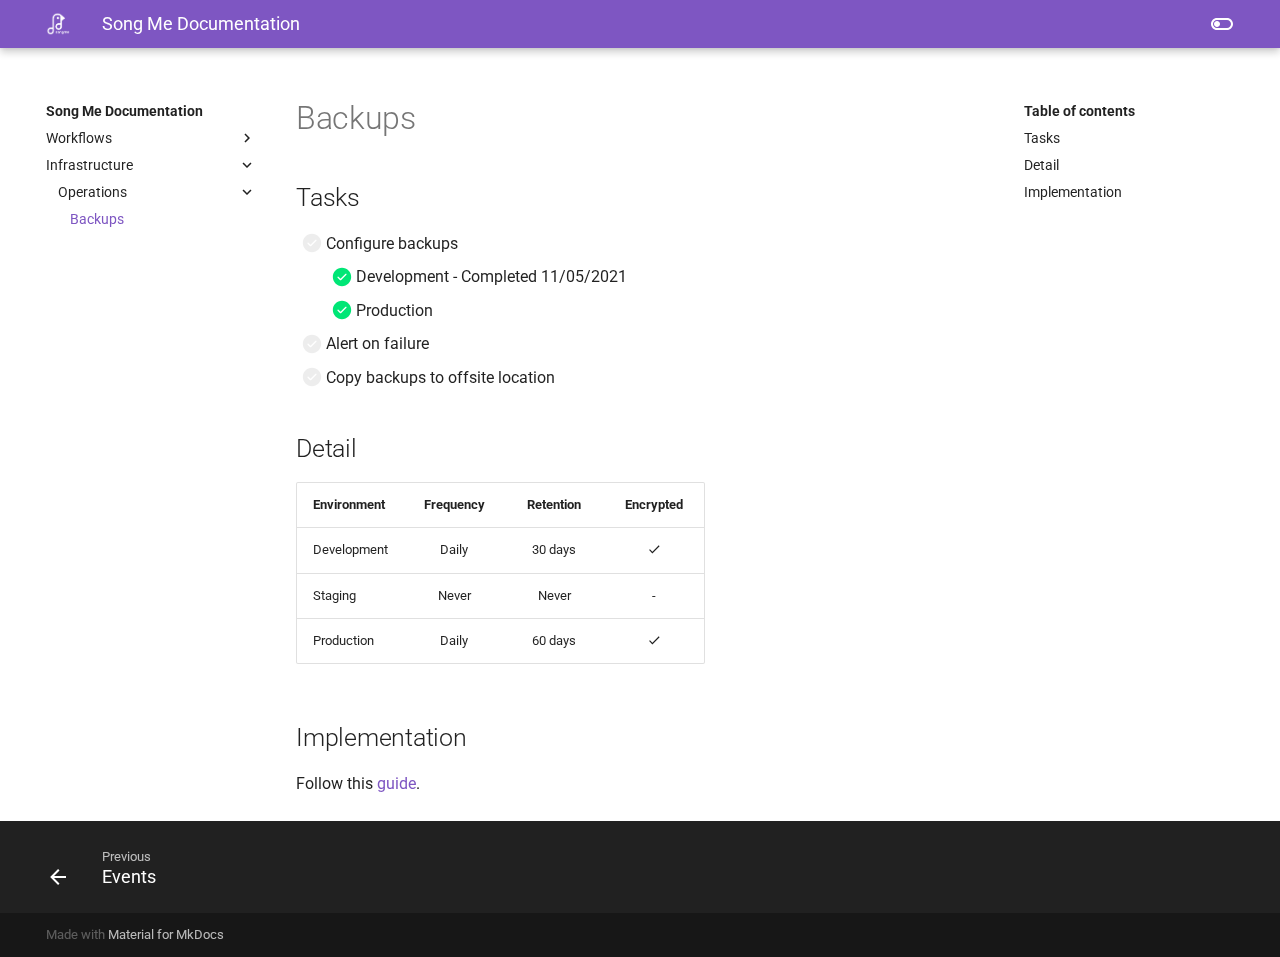
<file: infrastructure/operations/backups/index.html>
<!DOCTYPE html>

<html class="no-js" lang="en">
<head>
<meta charset="utf-8"/>
<meta content="width=device-width,initial-scale=1" name="viewport"/>
<link href="../../../assets/images/favicon.png" rel="icon"/>
<meta content="mkdocs-1.2.3, mkdocs-material-7.3.6" name="generator"/>
<title>Backups - Song Me Documentation</title>
<link href="../../../assets/stylesheets/main.a57b2b03.min.css" rel="stylesheet"/>
<link href="../../../assets/stylesheets/palette.3f5d1f46.min.css" rel="stylesheet"/>
<link crossorigin="" href="https://fonts.gstatic.com" rel="preconnect"/>
<link href="https://fonts.googleapis.com/css?family=Roboto:300,400,400i,700%7CRoboto+Mono&amp;display=fallback" rel="stylesheet"/>
<style>:root{--md-text-font-family:"Roboto";--md-code-font-family:"Roboto Mono"}</style>
<link href="../../../assets/stylesheets/extra.css" rel="stylesheet"/>
</head>
<body data-md-color-accent="deep-purple" data-md-color-primary="deep-purple" data-md-color-scheme="default" dir="ltr">
<script>function __prefix(e){return new URL("../../..",location).pathname+"."+e}function __get(e,t=localStorage){return JSON.parse(t.getItem(__prefix(e)))}</script>
<script>var palette=__get("__palette");if(null!==palette&&"object"==typeof palette.color)for(var key in palette.color)document.body.setAttribute("data-md-color-"+key,palette.color[key])</script>
<input autocomplete="off" class="md-toggle" data-md-toggle="drawer" id="__drawer" type="checkbox"/>
<input autocomplete="off" class="md-toggle" data-md-toggle="search" id="__search" type="checkbox"/>
<label class="md-overlay" for="__drawer"></label>
<div data-md-component="skip">
<a class="md-skip" href="#backups">
          Skip to content
        </a>
</div>
<div data-md-component="announce">
</div>
<header class="md-header" data-md-component="header">
<nav aria-label="Header" class="md-header__inner md-grid">
<a aria-label="Song Me Documentation" class="md-header__button md-logo" data-md-component="logo" href="../../.." title="Song Me Documentation">
<img alt="logo" src="../../../assets/SongMe_vertical_1c_white.png"/>
</a>
<label class="md-header__button md-icon" for="__drawer">
<svg viewbox="0 0 24 24" xmlns="http://www.w3.org/2000/svg"><path d="M3 6h18v2H3V6m0 5h18v2H3v-2m0 5h18v2H3v-2z"></path></svg>
</label>
<div class="md-header__title" data-md-component="header-title">
<div class="md-header__ellipsis">
<div class="md-header__topic">
<span class="md-ellipsis">
            Song Me Documentation
          </span>
</div>
<div class="md-header__topic" data-md-component="header-topic">
<span class="md-ellipsis">
            
              Backups
            
          </span>
</div>
</div>
</div>
<form class="md-header__option" data-md-component="palette">
<input aria-label="Switch to dark mode" class="md-option" data-md-color-accent="deep-purple" data-md-color-media="(prefers-color-scheme: light)" data-md-color-primary="deep-purple" data-md-color-scheme="default" id="__palette_1" name="__palette" type="radio"/>
<label class="md-header__button md-icon" for="__palette_3" hidden="" title="Switch to dark mode">
<svg viewbox="0 0 24 24" xmlns="http://www.w3.org/2000/svg"><path d="M17 6H7c-3.31 0-6 2.69-6 6s2.69 6 6 6h10c3.31 0 6-2.69 6-6s-2.69-6-6-6zm0 10H7c-2.21 0-4-1.79-4-4s1.79-4 4-4h10c2.21 0 4 1.79 4 4s-1.79 4-4 4zM7 9c-1.66 0-3 1.34-3 3s1.34 3 3 3 3-1.34 3-3-1.34-3-3-3z"></path></svg>
</label>
<input aria-label="Switch to light mode" class="md-option" data-md-color-accent="deep-purple" data-md-color-media="(prefers-color-scheme: dark)" data-md-color-primary="deep-purple" data-md-color-scheme="slate" id="__palette_2" name="__palette" type="radio"/>
<label class="md-header__button md-icon" for="__palette_1" hidden="" title="Switch to light mode">
<svg viewbox="0 0 24 24" xmlns="http://www.w3.org/2000/svg"><path d="M17 7H7a5 5 0 0 0-5 5 5 5 0 0 0 5 5h10a5 5 0 0 0 5-5 5 5 0 0 0-5-5m0 8a3 3 0 0 1-3-3 3 3 0 0 1 3-3 3 3 0 0 1 3 3 3 3 0 0 1-3 3z"></path></svg>
</label>
<input aria-hidden="true" class="md-option" data-md-color-accent="" data-md-color-media="" data-md-color-primary="" data-md-color-scheme="" id="__palette_3" name="__palette" type="radio"/>
</form>
</nav>
</header>
<div class="md-container" data-md-component="container">
<main class="md-main" data-md-component="main">
<div class="md-main__inner md-grid">
<div class="md-sidebar md-sidebar--primary" data-md-component="sidebar" data-md-type="navigation">
<div class="md-sidebar__scrollwrap">
<div class="md-sidebar__inner">
<nav aria-label="Navigation" class="md-nav md-nav--primary" data-md-level="0">
<label class="md-nav__title" for="__drawer">
<a aria-label="Song Me Documentation" class="md-nav__button md-logo" data-md-component="logo" href="../../.." title="Song Me Documentation">
<img alt="logo" src="../../../assets/SongMe_vertical_1c_white.png"/>
</a>
    Song Me Documentation
  </label>
<ul class="md-nav__list" data-md-scrollfix="">
<li class="md-nav__item md-nav__item--nested">
<input class="md-nav__toggle md-toggle" data-md-toggle="__nav_1" id="__nav_1" type="checkbox"/>
<label class="md-nav__link" for="__nav_1">
          Workflows
          <span class="md-nav__icon md-icon"></span>
</label>
<nav aria-label="Workflows" class="md-nav" data-md-level="1">
<label class="md-nav__title" for="__nav_1">
<span class="md-nav__icon md-icon"></span>
          Workflows
        </label>
<ul class="md-nav__list" data-md-scrollfix="">
<li class="md-nav__item">
<a class="md-nav__link" href="../../../workflows/events/">
        Events
      </a>
</li>
</ul>
</nav>
</li>
<li class="md-nav__item md-nav__item--active md-nav__item--nested">
<input checked="" class="md-nav__toggle md-toggle" data-md-toggle="__nav_2" id="__nav_2" type="checkbox"/>
<label class="md-nav__link" for="__nav_2">
          Infrastructure
          <span class="md-nav__icon md-icon"></span>
</label>
<nav aria-label="Infrastructure" class="md-nav" data-md-level="1">
<label class="md-nav__title" for="__nav_2">
<span class="md-nav__icon md-icon"></span>
          Infrastructure
        </label>
<ul class="md-nav__list" data-md-scrollfix="">
<li class="md-nav__item md-nav__item--active md-nav__item--nested">
<input checked="" class="md-nav__toggle md-toggle" data-md-toggle="__nav_2_1" id="__nav_2_1" type="checkbox"/>
<label class="md-nav__link" for="__nav_2_1">
          Operations
          <span class="md-nav__icon md-icon"></span>
</label>
<nav aria-label="Operations" class="md-nav" data-md-level="2">
<label class="md-nav__title" for="__nav_2_1">
<span class="md-nav__icon md-icon"></span>
          Operations
        </label>
<ul class="md-nav__list" data-md-scrollfix="">
<li class="md-nav__item md-nav__item--active">
<input class="md-nav__toggle md-toggle" data-md-toggle="toc" id="__toc" type="checkbox"/>
<label class="md-nav__link md-nav__link--active" for="__toc">
          Backups
          <span class="md-nav__icon md-icon"></span>
</label>
<a class="md-nav__link md-nav__link--active" href="./">
        Backups
      </a>
<nav aria-label="Table of contents" class="md-nav md-nav--secondary">
<label class="md-nav__title" for="__toc">
<span class="md-nav__icon md-icon"></span>
      Table of contents
    </label>
<ul class="md-nav__list" data-md-component="toc" data-md-scrollfix="">
<li class="md-nav__item">
<a class="md-nav__link" href="#tasks">
    Tasks
  </a>
</li>
<li class="md-nav__item">
<a class="md-nav__link" href="#detail">
    Detail
  </a>
</li>
<li class="md-nav__item">
<a class="md-nav__link" href="#implementation">
    Implementation
  </a>
</li>
</ul>
</nav>
</li>
</ul>
</nav>
</li>
</ul>
</nav>
</li>
</ul>
</nav>
</div>
</div>
</div>
<div class="md-sidebar md-sidebar--secondary" data-md-component="sidebar" data-md-type="toc">
<div class="md-sidebar__scrollwrap">
<div class="md-sidebar__inner">
<nav aria-label="Table of contents" class="md-nav md-nav--secondary">
<label class="md-nav__title" for="__toc">
<span class="md-nav__icon md-icon"></span>
      Table of contents
    </label>
<ul class="md-nav__list" data-md-component="toc" data-md-scrollfix="">
<li class="md-nav__item">
<a class="md-nav__link" href="#tasks">
    Tasks
  </a>
</li>
<li class="md-nav__item">
<a class="md-nav__link" href="#detail">
    Detail
  </a>
</li>
<li class="md-nav__item">
<a class="md-nav__link" href="#implementation">
    Implementation
  </a>
</li>
</ul>
</nav>
</div>
</div>
</div>
<div class="md-content" data-md-component="content">
<article class="md-content__inner md-typeset">
<h1 id="backups">Backups</h1>
<h2 id="tasks">Tasks</h2>
<ul class="task-list">
<li class="task-list-item"><label class="task-list-control"><input disabled="" type="checkbox"><span class="task-list-indicator"></span></input></label> Configure backups<ul class="task-list">
<li class="task-list-item"><label class="task-list-control"><input checked="" disabled="" type="checkbox"><span class="task-list-indicator"></span></input></label> Development - Completed 11/05/2021</li>
<li class="task-list-item"><label class="task-list-control"><input checked="" disabled="" type="checkbox"><span class="task-list-indicator"></span></input></label> Production</li>
</ul>
</li>
<li class="task-list-item"><label class="task-list-control"><input disabled="" type="checkbox"><span class="task-list-indicator"></span></input></label> Alert on failure</li>
<li class="task-list-item"><label class="task-list-control"><input disabled="" type="checkbox"><span class="task-list-indicator"></span></input></label> Copy backups to offsite location</li>
</ul>
<h2 id="detail">Detail</h2>
<table>
<thead>
<tr>
<th align="left">Environment</th>
<th align="center">Frequency</th>
<th align="center">Retention</th>
<th align="center">Encrypted</th>
</tr>
</thead>
<tbody>
<tr>
<td align="left">Development</td>
<td align="center">Daily</td>
<td align="center">30 days</td>
<td align="center"><span class="twemoji"><svg viewbox="0 0 24 24" xmlns="http://www.w3.org/2000/svg"><path d="M21 7 9 19l-5.5-5.5 1.41-1.41L9 16.17 19.59 5.59 21 7z"></path></svg></span></td>
</tr>
<tr>
<td align="left">Staging</td>
<td align="center">Never</td>
<td align="center">Never</td>
<td align="center">-</td>
</tr>
<tr>
<td align="left">Production</td>
<td align="center">Daily</td>
<td align="center">60 days</td>
<td align="center"><span class="twemoji"><svg viewbox="0 0 24 24" xmlns="http://www.w3.org/2000/svg"><path d="M21 7 9 19l-5.5-5.5 1.41-1.41L9 16.17 19.59 5.59 21 7z"></path></svg></span></td>
</tr>
</tbody>
</table>
<h2 id="implementation">Implementation</h2>
<p>Follow this <a href="https://firebase.google.com/docs/firestore/solutions/schedule-export#gcp-console" target="_blank">guide</a>.</p>
</article>
</div>
</div>
</main>
<footer class="md-footer">
<nav aria-label="Footer" class="md-footer__inner md-grid">
<a aria-label="Previous: Events" class="md-footer__link md-footer__link--prev" href="../../../workflows/events/" rel="prev">
<div class="md-footer__button md-icon">
<svg viewbox="0 0 24 24" xmlns="http://www.w3.org/2000/svg"><path d="M20 11v2H8l5.5 5.5-1.42 1.42L4.16 12l7.92-7.92L13.5 5.5 8 11h12z"></path></svg>
</div>
<div class="md-footer__title">
<div class="md-ellipsis">
<span class="md-footer__direction">
                Previous
              </span>
              Events
            </div>
</div>
</a>
</nav>
<div class="md-footer-meta md-typeset">
<div class="md-footer-meta__inner md-grid">
<div class="md-footer-copyright">
        
        
          Made with
          <a href="https://squidfunk.github.io/mkdocs-material/" rel="noopener" target="_blank">
            Material for MkDocs
          </a>
</div>
</div>
</div>
</footer>
</div>
<div class="md-dialog" data-md-component="dialog">
<div class="md-dialog__inner md-typeset"></div>
</div>
<script id="__config" type="application/json">{"base": "../../..", "features": [], "translations": {"clipboard.copy": "Copy to clipboard", "clipboard.copied": "Copied to clipboard", "search.config.lang": "en", "search.config.pipeline": "trimmer, stopWordFilter", "search.config.separator": "[\\s\\-]+", "search.placeholder": "Search", "search.result.placeholder": "Type to start searching", "search.result.none": "No matching documents", "search.result.one": "1 matching document", "search.result.other": "# matching documents", "search.result.more.one": "1 more on this page", "search.result.more.other": "# more on this page", "search.result.term.missing": "Missing", "select.version.title": "Select version"}, "search": "../../../assets/javascripts/workers/search.fcfe8b6d.min.js", "version": null}</script>
<script src="../../../assets/javascripts/bundle.b1047164.min.js"></script>
</body>
</html>
</file>
<file: assets/stylesheets/extra.css>
[data-md-color-scheme="songme-default"] {
  --md-primary-fg-color:        #6100DF;
  --md-primary-fg-color--light: #AA66FC;
  --md-primary-fg-color--dark:  #6100DF;
  --md-default-fg-color:        #AA66FC;
}
</file>
<file: assets/stylesheets/main.a57b2b03.min.css>
@charset "UTF-8";html{-webkit-text-size-adjust:none;-moz-text-size-adjust:none;-ms-text-size-adjust:none;text-size-adjust:none;box-sizing:border-box}*,:after,:before{box-sizing:inherit}body{margin:0}a,button,input,label{-webkit-tap-highlight-color:transparent}a{color:inherit;text-decoration:none}hr{border:0;box-sizing:content-box;display:block;height:.05rem;overflow:visible;padding:0}small{font-size:80%}sub,sup{line-height:1em}img{border-style:none}table{border-collapse:separate;border-spacing:0}td,th{font-weight:400;vertical-align:top}button{background:transparent;border:0;font-family:inherit;font-size:inherit;margin:0;padding:0}input{border:0;outline:none}:root{--md-default-fg-color:rgba(0,0,0,0.87);--md-default-fg-color--light:rgba(0,0,0,0.54);--md-default-fg-color--lighter:rgba(0,0,0,0.32);--md-default-fg-color--lightest:rgba(0,0,0,0.07);--md-default-bg-color:#fff;--md-default-bg-color--light:hsla(0,0%,100%,0.7);--md-default-bg-color--lighter:hsla(0,0%,100%,0.3);--md-default-bg-color--lightest:hsla(0,0%,100%,0.12);--md-primary-fg-color:#4051b5;--md-primary-fg-color--light:#5d6cc0;--md-primary-fg-color--dark:#303fa1;--md-primary-bg-color:#fff;--md-primary-bg-color--light:hsla(0,0%,100%,0.7);--md-accent-fg-color:#526cfe;--md-accent-fg-color--transparent:rgba(82,108,254,0.1);--md-accent-bg-color:#fff;--md-accent-bg-color--light:hsla(0,0%,100%,0.7)}:root>*{--md-code-fg-color:#36464e;--md-code-bg-color:#f5f5f5;--md-code-hl-color:rgba(255,255,0,0.5);--md-code-hl-number-color:#d52a2a;--md-code-hl-special-color:#db1457;--md-code-hl-function-color:#a846b9;--md-code-hl-constant-color:#6e59d9;--md-code-hl-keyword-color:#3f6ec6;--md-code-hl-string-color:#1c7d4d;--md-code-hl-name-color:var(--md-code-fg-color);--md-code-hl-operator-color:var(--md-default-fg-color--light);--md-code-hl-punctuation-color:var(--md-default-fg-color--light);--md-code-hl-comment-color:var(--md-default-fg-color--light);--md-code-hl-generic-color:var(--md-default-fg-color--light);--md-code-hl-variable-color:var(--md-default-fg-color--light);--md-typeset-color:var(--md-default-fg-color);--md-typeset-a-color:var(--md-primary-fg-color);--md-typeset-mark-color:rgba(255,255,0,0.5);--md-typeset-del-color:hsla(6,90%,60%,0.15);--md-typeset-ins-color:rgba(11,213,112,0.15);--md-typeset-kbd-color:#fafafa;--md-typeset-kbd-accent-color:#fff;--md-typeset-kbd-border-color:#b8b8b8;--md-typeset-table-color:rgba(0,0,0,0.12);--md-admonition-fg-color:var(--md-default-fg-color);--md-admonition-bg-color:var(--md-default-bg-color);--md-footer-fg-color:#fff;--md-footer-fg-color--light:hsla(0,0%,100%,0.7);--md-footer-fg-color--lighter:hsla(0,0%,100%,0.3);--md-footer-bg-color:rgba(0,0,0,0.87);--md-footer-bg-color--dark:rgba(0,0,0,0.32)}.md-icon svg{fill:currentColor;display:block;height:1.2rem;width:1.2rem}body{-webkit-font-smoothing:antialiased;-moz-osx-font-smoothing:grayscale}body,input{font-feature-settings:"kern","liga";font-family:var(--md-text-font-family,_),-apple-system,BlinkMacSystemFont,Helvetica,Arial,sans-serif}body,code,input,kbd,pre{color:var(--md-typeset-color)}code,kbd,pre{font-feature-settings:"kern";font-family:var(--md-code-font-family,_),SFMono-Regular,Consolas,Menlo,monospace}:root{--md-typeset-table-sort-icon:url('data:image/svg+xml;charset=utf-8,<svg xmlns="http://www.w3.org/2000/svg" viewBox="0 0 24 24"><path d="m18 21-4-4h3V7h-3l4-4 4 4h-3v10h3M2 19v-2h10v2M2 13v-2h7v2M2 7V5h4v2H2z"/></svg>');--md-typeset-table-sort-icon--asc:url('data:image/svg+xml;charset=utf-8,<svg xmlns="http://www.w3.org/2000/svg" viewBox="0 0 24 24"><path d="M19 17h3l-4 4-4-4h3V3h2M2 17h10v2H2M6 5v2H2V5m0 6h7v2H2v-2z"/></svg>');--md-typeset-table-sort-icon--desc:url('data:image/svg+xml;charset=utf-8,<svg xmlns="http://www.w3.org/2000/svg" viewBox="0 0 24 24"><path d="M19 7h3l-4-4-4 4h3v14h2M2 17h10v2H2M6 5v2H2V5m0 6h7v2H2v-2z"/></svg>')}.md-typeset{-webkit-print-color-adjust:exact;color-adjust:exact;font-size:.8rem;line-height:1.6}@media print{.md-typeset{font-size:.68rem}}.md-typeset blockquote,.md-typeset dl,.md-typeset figure,.md-typeset ol,.md-typeset pre,.md-typeset ul{margin:1em 0}.md-typeset h1{color:var(--md-default-fg-color--light);font-size:2em;line-height:1.3;margin:0 0 1.25em}.md-typeset h1,.md-typeset h2{font-weight:300;letter-spacing:-.01em}.md-typeset h2{font-size:1.5625em;line-height:1.4;margin:1.6em 0 .64em}.md-typeset h3{font-size:1.25em;font-weight:400;letter-spacing:-.01em;line-height:1.5;margin:1.6em 0 .8em}.md-typeset h2+h3{margin-top:.8em}.md-typeset h4{font-weight:700;letter-spacing:-.01em;margin:1em 0}.md-typeset h5,.md-typeset h6{color:var(--md-default-fg-color--light);font-size:.8em;font-weight:700;letter-spacing:-.01em;margin:1.25em 0}.md-typeset h5{text-transform:uppercase}.md-typeset hr{border-bottom:.05rem solid var(--md-default-fg-color--lightest);display:flow-root;margin:1.5em 0}.md-typeset a{color:var(--md-typeset-a-color);word-break:break-word}.md-typeset a,.md-typeset a:before{transition:color 125ms}.md-typeset a:focus,.md-typeset a:hover{color:var(--md-accent-fg-color)}.md-typeset a.focus-visible{outline-color:var(--md-accent-fg-color);outline-offset:.2rem}.md-typeset code,.md-typeset kbd,.md-typeset pre{color:var(--md-code-fg-color);direction:ltr}@media print{.md-typeset code,.md-typeset kbd,.md-typeset pre{white-space:pre-wrap}}.md-typeset code{background-color:var(--md-code-bg-color);border-radius:.1rem;-webkit-box-decoration-break:clone;box-decoration-break:clone;font-size:.85em;padding:0 .2941176471em;word-break:break-word}.md-typeset code:not(.focus-visible){-webkit-tap-highlight-color:transparent;outline:none}.md-typeset h1 code,.md-typeset h2 code,.md-typeset h3 code,.md-typeset h4 code,.md-typeset h5 code,.md-typeset h6 code{background-color:transparent;box-shadow:none;margin:initial;padding:initial}.md-typeset a code{color:currentColor}.md-typeset pre{display:flow-root;line-height:1.4;position:relative}.md-typeset pre>code{-webkit-box-decoration-break:slice;box-decoration-break:slice;box-shadow:none;display:block;margin:0;overflow:auto;padding:.7720588235em 1.1764705882em;scrollbar-color:var(--md-default-fg-color--lighter) transparent;scrollbar-width:thin;touch-action:auto;word-break:normal}.md-typeset pre>code:hover{scrollbar-color:var(--md-accent-fg-color) transparent}.md-typeset pre>code::-webkit-scrollbar{height:.2rem;width:.2rem}.md-typeset pre>code::-webkit-scrollbar-thumb{background-color:var(--md-default-fg-color--lighter)}.md-typeset pre>code::-webkit-scrollbar-thumb:hover{background-color:var(--md-accent-fg-color)}@media screen and (max-width:44.9375em){.md-typeset>pre{margin:1em -.8rem}.md-typeset>pre code{border-radius:0}}.md-typeset kbd{background-color:var(--md-typeset-kbd-color);border-radius:.1rem;box-shadow:0 .1rem 0 .05rem var(--md-typeset-kbd-border-color),0 .1rem 0 var(--md-typeset-kbd-border-color),0 -.1rem .2rem var(--md-typeset-kbd-accent-color) inset;color:var(--md-default-fg-color);display:inline-block;font-size:.75em;padding:0 .6666666667em;vertical-align:text-top;word-break:break-word}.md-typeset mark{background-color:var(--md-typeset-mark-color);-webkit-box-decoration-break:clone;box-decoration-break:clone;color:inherit;word-break:break-word}.md-typeset abbr{border-bottom:.05rem dotted var(--md-default-fg-color--light);cursor:help;text-decoration:none}@media (hover:none){.md-typeset abbr{position:relative}.md-typeset abbr[title]:focus:after,.md-typeset abbr[title]:hover:after{background-color:var(--md-default-fg-color);border-radius:.1rem;box-shadow:0 2px 2px 0 rgba(0,0,0,.14),0 1px 5px 0 rgba(0,0,0,.12),0 3px 1px -2px rgba(0,0,0,.2);color:var(--md-default-bg-color);content:attr(title);display:inline-block;font-size:.7rem;left:0;margin-top:2em;max-width:80%;min-width:-webkit-max-content;min-width:-moz-max-content;min-width:max-content;padding:.2rem .3rem;position:absolute;width:auto}}.md-typeset small{opacity:.75}.md-typeset sub,.md-typeset sup{margin-left:.078125em}[dir=rtl] .md-typeset sub,[dir=rtl] .md-typeset sup{margin-left:0;margin-right:.078125em}.md-typeset blockquote{border-left:.2rem solid var(--md-default-fg-color--lighter);color:var(--md-default-fg-color--light);padding-left:.6rem}[dir=rtl] .md-typeset blockquote{border-left:initial;border-right:.2rem solid var(--md-default-fg-color--lighter);padding-left:0;padding-right:.6rem}.md-typeset ul{list-style-type:disc}.md-typeset ol,.md-typeset ul{display:flow-root;margin-left:.625em;padding:0}[dir=rtl] .md-typeset ol,[dir=rtl] .md-typeset ul{margin-left:0;margin-right:.625em}.md-typeset ol ol,.md-typeset ul ol{list-style-type:lower-alpha}.md-typeset ol ol ol,.md-typeset ul ol ol{list-style-type:lower-roman}.md-typeset ol li,.md-typeset ul li{margin-bottom:.5em;margin-left:1.25em}[dir=rtl] .md-typeset ol li,[dir=rtl] .md-typeset ul li{margin-left:0;margin-right:1.25em}.md-typeset ol li blockquote,.md-typeset ol li p,.md-typeset ul li blockquote,.md-typeset ul li p{margin:.5em 0}.md-typeset ol li:last-child,.md-typeset ul li:last-child{margin-bottom:0}.md-typeset ol li ol,.md-typeset ol li ul,.md-typeset ul li ol,.md-typeset ul li ul{margin:.5em 0 .5em .625em}[dir=rtl] .md-typeset ol li ol,[dir=rtl] .md-typeset ol li ul,[dir=rtl] .md-typeset ul li ol,[dir=rtl] .md-typeset ul li ul{margin-left:0;margin-right:.625em}.md-typeset dd{margin:1em 0 1.5em 1.875em}[dir=rtl] .md-typeset dd{margin-left:0;margin-right:1.875em}.md-typeset img,.md-typeset svg{height:auto;max-width:100%}.md-typeset img[align=left],.md-typeset svg[align=left]{margin:1em 1em 1em 0}.md-typeset img[align=right],.md-typeset svg[align=right]{margin:1em 0 1em 1em}.md-typeset img[align]:only-child,.md-typeset svg[align]:only-child{margin-top:0}.md-typeset figure{display:flow-root;margin:0 auto;max-width:100%;text-align:center;width:-webkit-fit-content;width:-moz-fit-content;width:fit-content}.md-typeset figure img{display:block}.md-typeset figcaption{font-style:italic;margin:1em auto 2em;max-width:24rem}.md-typeset iframe{max-width:100%}.md-typeset table:not([class]){background-color:var(--md-default-bg-color);border:.05rem solid var(--md-typeset-table-color);border-radius:.1rem;display:inline-block;font-size:.64rem;max-width:100%;overflow:auto;touch-action:auto}@media print{.md-typeset table:not([class]){display:table}}.md-typeset table:not([class])+*{margin-top:1.5em}.md-typeset table:not([class]) td>:first-child,.md-typeset table:not([class]) th>:first-child{margin-top:0}.md-typeset table:not([class]) td>:last-child,.md-typeset table:not([class]) th>:last-child{margin-bottom:0}.md-typeset table:not([class]) td:not([align]),.md-typeset table:not([class]) th:not([align]){text-align:left}[dir=rtl] .md-typeset table:not([class]) td:not([align]),[dir=rtl] .md-typeset table:not([class]) th:not([align]){text-align:right}.md-typeset table:not([class]) th{font-weight:700;min-width:5rem;padding:.9375em 1.25em;vertical-align:top}.md-typeset table:not([class]) th a{color:inherit}.md-typeset table:not([class]) td{border-top:.05rem solid var(--md-typeset-table-color);padding:.9375em 1.25em;vertical-align:top}.md-typeset table:not([class]) tbody tr{transition:background-color 125ms}.md-typeset table:not([class]) tbody tr:hover{background-color:rgba(0,0,0,.035);box-shadow:0 .05rem 0 var(--md-default-bg-color) inset}.md-typeset table:not([class]) a{word-break:normal}.md-typeset table th[role=columnheader]{cursor:pointer}.md-typeset table th[role=columnheader]:after{content:"";display:inline-block;height:1.2em;margin-left:.5em;-webkit-mask-image:var(--md-typeset-table-sort-icon);mask-image:var(--md-typeset-table-sort-icon);-webkit-mask-repeat:no-repeat;mask-repeat:no-repeat;-webkit-mask-size:contain;mask-size:contain;transition:background-color 125ms;vertical-align:text-bottom;width:1.2em}.md-typeset table th[role=columnheader]:hover:after{background-color:var(--md-default-fg-color--lighter)}.md-typeset table th[role=columnheader][aria-sort=ascending]:after{background-color:var(--md-default-fg-color--light);-webkit-mask-image:var(--md-typeset-table-sort-icon--asc);mask-image:var(--md-typeset-table-sort-icon--asc)}.md-typeset table th[role=columnheader][aria-sort=descending]:after{background-color:var(--md-default-fg-color--light);-webkit-mask-image:var(--md-typeset-table-sort-icon--desc);mask-image:var(--md-typeset-table-sort-icon--desc)}.md-typeset__scrollwrap{margin:1em -.8rem;overflow-x:auto;touch-action:auto}.md-typeset__table{display:inline-block;margin-bottom:.5em;padding:0 .8rem}@media print{.md-typeset__table{display:block}}html .md-typeset__table table{display:table;margin:0;overflow:hidden;width:100%}html{font-size:125%;height:100%;overflow-x:hidden}@media screen and (min-width:100em){html{font-size:137.5%}}@media screen and (min-width:125em){html{font-size:150%}}body{background-color:var(--md-default-bg-color);display:flex;flex-direction:column;font-size:.5rem;min-height:100%;position:relative;width:100%}@media print{body{display:block}}@media screen and (max-width:59.9375em){body[data-md-state=lock]{position:fixed}}.md-grid{margin-left:auto;margin-right:auto;max-width:61rem}.md-container{display:flex;flex-direction:column;flex-grow:1}@media print{.md-container{display:block}}.md-main{flex-grow:1}.md-main__inner{display:flex;height:100%;margin-top:1.5rem}.md-ellipsis{overflow:hidden;text-overflow:ellipsis;white-space:nowrap}.md-toggle{display:none}.md-option{height:0;opacity:0;position:absolute;width:0}.md-option:checked+label:not([hidden]){display:block}.md-option.focus-visible+label{outline-color:var(--md-accent-fg-color);outline-style:auto}.md-skip{background-color:var(--md-default-fg-color);border-radius:.1rem;color:var(--md-default-bg-color);font-size:.64rem;margin:.5rem;opacity:0;outline-color:var(--md-accent-fg-color);padding:.3rem .5rem;position:fixed;transform:translateY(.4rem);z-index:-1}.md-skip:focus{opacity:1;transform:translateY(0);transition:transform .25s cubic-bezier(.4,0,.2,1),opacity 175ms 75ms;z-index:10}@page{margin:25mm}.md-announce{background-color:var(--md-footer-bg-color);overflow:auto}@media print{.md-announce{display:none}}.md-announce__inner{color:var(--md-footer-fg-color);font-size:.7rem;margin:.6rem auto;padding:0 .8rem}:root{--md-clipboard-icon:url('data:image/svg+xml;charset=utf-8,<svg xmlns="http://www.w3.org/2000/svg" viewBox="0 0 24 24"><path d="M19 21H8V7h11m0-2H8a2 2 0 0 0-2 2v14a2 2 0 0 0 2 2h11a2 2 0 0 0 2-2V7a2 2 0 0 0-2-2m-3-4H4a2 2 0 0 0-2 2v14h2V3h12V1z"/></svg>')}.md-clipboard{border-radius:.1rem;color:var(--md-default-fg-color--lightest);cursor:pointer;height:1.5em;outline-color:var(--md-accent-fg-color);outline-offset:.1rem;position:absolute;right:.5em;top:.5em;transition:color .25s;width:1.5em;z-index:1}@media print{.md-clipboard{display:none}}.md-clipboard:not(.focus-visible){-webkit-tap-highlight-color:transparent;outline:none}:hover>.md-clipboard{color:var(--md-default-fg-color--light)}.md-clipboard:focus,.md-clipboard:hover{color:var(--md-accent-fg-color)}.md-clipboard:after{background-color:currentColor;content:"";display:block;height:1.125em;margin:0 auto;-webkit-mask-image:var(--md-clipboard-icon);mask-image:var(--md-clipboard-icon);-webkit-mask-repeat:no-repeat;mask-repeat:no-repeat;-webkit-mask-size:contain;mask-size:contain;width:1.125em}.md-clipboard--inline{cursor:pointer}.md-clipboard--inline code{transition:color .25s,background-color .25s}.md-clipboard--inline:focus code,.md-clipboard--inline:hover code{background-color:var(--md-accent-fg-color--transparent);color:var(--md-accent-fg-color)}.md-content{flex-grow:1;overflow:hidden;scroll-padding-top:51.2rem}.md-content__inner{margin:0 .8rem 1.2rem;padding-top:.6rem}@media screen and (min-width:76.25em){[dir=ltr] .md-sidebar--primary:not([hidden])~.md-content>.md-content__inner{margin-left:1.2rem}[dir=rtl] .md-sidebar--primary:not([hidden])~.md-content>.md-content__inner{margin-right:1.2rem}[dir=ltr] .md-sidebar--secondary:not([hidden])~.md-content>.md-content__inner{margin-right:1.2rem}[dir=rtl] .md-sidebar--secondary:not([hidden])~.md-content>.md-content__inner{margin-left:1.2rem}}.md-content__inner:before{content:"";display:block;height:.4rem}.md-content__inner>:last-child{margin-bottom:0}.md-content__button{float:right;margin:.4rem 0 .4rem .4rem;padding:0}@media print{.md-content__button{display:none}}[dir=rtl] .md-content__button{float:left;margin-left:0;margin-right:.4rem}[dir=rtl] .md-content__button svg{transform:scaleX(-1)}.md-typeset .md-content__button{color:var(--md-default-fg-color--lighter)}.md-content__button svg{display:inline;vertical-align:top}.md-dialog{background-color:var(--md-default-fg-color);border-radius:.1rem;bottom:.8rem;box-shadow:0 2px 2px 0 rgba(0,0,0,.14),0 1px 5px 0 rgba(0,0,0,.12),0 3px 1px -2px rgba(0,0,0,.2);left:auto;min-width:11.1rem;opacity:0;padding:.4rem .6rem;pointer-events:none;position:fixed;right:.8rem;transform:translateY(100%);transition:transform 0ms .4s,opacity .4s;z-index:3}@media print{.md-dialog{display:none}}[dir=rtl] .md-dialog{left:.8rem;right:auto}.md-dialog[data-md-state=open]{opacity:1;pointer-events:auto;transform:translateY(0);transition:transform .4s cubic-bezier(.075,.85,.175,1),opacity .4s}.md-dialog__inner{color:var(--md-default-bg-color);font-size:.7rem}.md-typeset .md-button{border:.1rem solid;border-radius:.1rem;color:var(--md-primary-fg-color);cursor:pointer;display:inline-block;font-weight:700;padding:.625em 2em;transition:color 125ms,background-color 125ms,border-color 125ms}.md-typeset .md-button--primary{background-color:var(--md-primary-fg-color);border-color:var(--md-primary-fg-color);color:var(--md-primary-bg-color)}.md-typeset .md-button:focus,.md-typeset .md-button:hover{background-color:var(--md-accent-fg-color);border-color:var(--md-accent-fg-color);color:var(--md-accent-bg-color)}.md-typeset .md-input{border-radius:.1rem;box-shadow:0 .2rem .5rem rgba(0,0,0,.1),0 .025rem .05rem rgba(0,0,0,.1);font-size:.8rem;height:1.8rem;padding:0 .6rem;transition:box-shadow .25s}.md-typeset .md-input:focus,.md-typeset .md-input:hover{box-shadow:0 .4rem 1rem rgba(0,0,0,.15),0 .025rem .05rem rgba(0,0,0,.15)}.md-typeset .md-input--stretch{width:100%}.md-header{background-color:var(--md-primary-fg-color);box-shadow:0 0 .2rem transparent,0 .2rem .4rem transparent;color:var(--md-primary-bg-color);left:0;position:-webkit-sticky;position:sticky;right:0;top:0;z-index:3}@media print{.md-header{display:none}}.md-header[data-md-state=shadow]{box-shadow:0 0 .2rem rgba(0,0,0,.1),0 .2rem .4rem rgba(0,0,0,.2);transition:transform .25s cubic-bezier(.1,.7,.1,1),box-shadow .25s}.md-header[data-md-state=hidden]{transform:translateY(-100%);transition:transform .25s cubic-bezier(.8,0,.6,1),box-shadow .25s}.md-header__inner{align-items:center;display:flex;padding:0 .2rem}.md-header__button{color:currentColor;cursor:pointer;margin:.2rem;outline-color:var(--md-accent-fg-color);padding:.4rem;position:relative;transition:opacity .25s;vertical-align:middle;z-index:1}.md-header__button:hover{opacity:.7}.md-header__button:not([hidden]){display:inline-block}.md-header__button:not(.focus-visible){-webkit-tap-highlight-color:transparent;outline:none}.md-header__button.md-logo{margin:.2rem;padding:.4rem}@media screen and (max-width:76.1875em){.md-header__button.md-logo{display:none}}.md-header__button.md-logo img,.md-header__button.md-logo svg{fill:currentColor;display:block;height:1.2rem;width:1.2rem}@media screen and (min-width:60em){.md-header__button[for=__search]{display:none}}.no-js .md-header__button[for=__search]{display:none}[dir=rtl] .md-header__button[for=__search] svg{transform:scaleX(-1)}@media screen and (min-width:76.25em){.md-header__button[for=__drawer]{display:none}}.md-header__topic{display:flex;max-width:100%;position:absolute;transition:transform .4s cubic-bezier(.1,.7,.1,1),opacity .15s}.md-header__topic+.md-header__topic{opacity:0;pointer-events:none;transform:translateX(1.25rem);transition:transform .4s cubic-bezier(1,.7,.1,.1),opacity .15s;z-index:-1}[dir=rtl] .md-header__topic+.md-header__topic{transform:translateX(-1.25rem)}.md-header__title{flex-grow:1;font-size:.9rem;height:2.4rem;line-height:2.4rem;margin-left:1rem;margin-right:.4rem}.md-header__title[data-md-state=active] .md-header__topic{opacity:0;pointer-events:none;transform:translateX(-1.25rem);transition:transform .4s cubic-bezier(1,.7,.1,.1),opacity .15s;z-index:-1}[dir=rtl] .md-header__title[data-md-state=active] .md-header__topic{transform:translateX(1.25rem)}.md-header__title[data-md-state=active] .md-header__topic+.md-header__topic{opacity:1;pointer-events:auto;transform:translateX(0);transition:transform .4s cubic-bezier(.1,.7,.1,1),opacity .15s;z-index:0}.md-header__title>.md-header__ellipsis{height:100%;position:relative;width:100%}.md-header__option{display:flex;flex-shrink:0;max-width:100%;transition:max-width 0ms .25s,opacity .25s .25s;white-space:nowrap}[data-md-toggle=search]:checked~.md-header .md-header__option{max-width:0;opacity:0;transition:max-width 0ms,opacity 0ms}.md-header__source{display:none}@media screen and (min-width:60em){.md-header__source{display:block;margin-left:1rem;max-width:11.7rem;width:11.7rem}[dir=rtl] .md-header__source{margin-left:0;margin-right:1rem}}@media screen and (min-width:76.25em){.md-header__source{margin-left:1.4rem}[dir=rtl] .md-header__source{margin-right:1.4rem}}.md-footer{background-color:var(--md-footer-bg-color);color:var(--md-footer-fg-color)}@media print{.md-footer{display:none}}.md-footer__inner{overflow:auto;padding:.2rem}.md-footer__link{display:flex;outline-color:var(--md-accent-fg-color);padding-bottom:.4rem;padding-top:1.4rem;transition:opacity .25s}@media screen and (min-width:45em){.md-footer__link{width:50%}}.md-footer__link:focus,.md-footer__link:hover{opacity:.7}.md-footer__link--prev{float:left}@media screen and (max-width:44.9375em){.md-footer__link--prev{width:25%}.md-footer__link--prev .md-footer__title{display:none}}[dir=rtl] .md-footer__link--prev{float:right}[dir=rtl] .md-footer__link--prev svg{transform:scaleX(-1)}.md-footer__link--next{float:right;text-align:right}@media screen and (max-width:44.9375em){.md-footer__link--next{width:75%}}[dir=rtl] .md-footer__link--next{float:left;text-align:left}[dir=rtl] .md-footer__link--next svg{transform:scaleX(-1)}.md-footer__title{flex-grow:1;font-size:.9rem;line-height:2.4rem;max-width:calc(100% - 2.4rem);padding:0 1rem;position:relative}.md-footer__button{margin:.2rem;padding:.4rem}.md-footer__direction{font-size:.64rem;left:0;margin-top:-1rem;opacity:.7;padding:0 1rem;position:absolute;right:0}.md-footer-meta{background-color:var(--md-footer-bg-color--dark)}.md-footer-meta__inner{display:flex;flex-wrap:wrap;justify-content:space-between;padding:.2rem}html .md-footer-meta.md-typeset a{color:var(--md-footer-fg-color--light)}html .md-footer-meta.md-typeset a:focus,html .md-footer-meta.md-typeset a:hover{color:var(--md-footer-fg-color)}.md-footer-copyright{color:var(--md-footer-fg-color--lighter);font-size:.64rem;margin:auto .6rem;padding:.4rem 0;width:100%}@media screen and (min-width:45em){.md-footer-copyright{width:auto}}.md-footer-copyright__highlight{color:var(--md-footer-fg-color--light)}.md-footer-social{margin:0 .4rem;padding:.2rem 0 .6rem}@media screen and (min-width:45em){.md-footer-social{padding:.6rem 0}}.md-footer-social__link{display:inline-block;height:1.6rem;text-align:center;width:1.6rem}.md-footer-social__link:before{line-height:1.9}.md-footer-social__link svg{fill:currentColor;max-height:.8rem;vertical-align:-25%}:root{--md-nav-icon--prev:url('data:image/svg+xml;charset=utf-8,<svg xmlns="http://www.w3.org/2000/svg" viewBox="0 0 24 24"><path d="M20 11v2H8l5.5 5.5-1.42 1.42L4.16 12l7.92-7.92L13.5 5.5 8 11h12z"/></svg>');--md-nav-icon--next:url('data:image/svg+xml;charset=utf-8,<svg xmlns="http://www.w3.org/2000/svg" viewBox="0 0 24 24"><path d="M8.59 16.58 13.17 12 8.59 7.41 10 6l6 6-6 6-1.41-1.42z"/></svg>');--md-toc-icon:url('data:image/svg+xml;charset=utf-8,<svg xmlns="http://www.w3.org/2000/svg" viewBox="0 0 24 24"><path d="M3 9h14V7H3v2m0 4h14v-2H3v2m0 4h14v-2H3v2m16 0h2v-2h-2v2m0-10v2h2V7h-2m0 6h2v-2h-2v2z"/></svg>')}.md-nav{font-size:.7rem;line-height:1.3}.md-nav__title{display:block;font-weight:700;overflow:hidden;padding:0 .6rem;text-overflow:ellipsis}.md-nav__title .md-nav__button{display:none}.md-nav__title .md-nav__button img{height:100%;width:auto}.md-nav__title .md-nav__button.md-logo img,.md-nav__title .md-nav__button.md-logo svg{fill:currentColor;display:block;height:2.4rem;width:2.4rem}.md-nav__list{list-style:none;margin:0;padding:0}.md-nav__item{padding:0 .6rem}.md-nav__item .md-nav__item{padding-right:0}[dir=rtl] .md-nav__item .md-nav__item{padding-left:0;padding-right:.6rem}.md-nav__link{align-items:center;cursor:pointer;display:flex;justify-content:space-between;margin-top:.625em;overflow:hidden;scroll-snap-align:start;text-overflow:ellipsis;transition:color 125ms}.md-nav__link[data-md-state=blur]{color:var(--md-default-fg-color--light)}.md-nav__item .md-nav__link--active{color:var(--md-typeset-a-color)}.md-nav__item .md-nav__link--index [href]{width:100%}.md-nav__link:focus,.md-nav__link:hover{color:var(--md-accent-fg-color)}.md-nav__link.focus-visible{outline-color:var(--md-accent-fg-color);outline-offset:.2rem}.md-nav--primary .md-nav__link[for=__toc]{display:none}.md-nav--primary .md-nav__link[for=__toc] .md-icon:after{background-color:currentColor;display:block;height:100%;-webkit-mask-image:var(--md-toc-icon);mask-image:var(--md-toc-icon);width:100%}.md-nav--primary .md-nav__link[for=__toc]~.md-nav{display:none}.md-nav__link>*{cursor:pointer;display:flex}.md-nav__source{display:none}@media screen and (max-width:76.1875em){.md-nav--primary,.md-nav--primary .md-nav{background-color:var(--md-default-bg-color);display:flex;flex-direction:column;height:100%;left:0;position:absolute;right:0;top:0;z-index:1}.md-nav--primary .md-nav__item,.md-nav--primary .md-nav__title{font-size:.8rem;line-height:1.5}.md-nav--primary .md-nav__title{background-color:var(--md-default-fg-color--lightest);color:var(--md-default-fg-color--light);cursor:pointer;font-weight:400;height:5.6rem;line-height:2.4rem;padding:3rem .8rem .2rem;position:relative;white-space:nowrap}.md-nav--primary .md-nav__title .md-nav__icon{display:block;height:1.2rem;left:.4rem;margin:.2rem;position:absolute;top:.4rem;width:1.2rem}[dir=rtl] .md-nav--primary .md-nav__title .md-nav__icon{left:auto;right:.4rem}.md-nav--primary .md-nav__title .md-nav__icon:after{background-color:currentColor;content:"";display:block;height:100%;-webkit-mask-image:var(--md-nav-icon--prev);mask-image:var(--md-nav-icon--prev);-webkit-mask-repeat:no-repeat;mask-repeat:no-repeat;-webkit-mask-size:contain;mask-size:contain;width:100%}.md-nav--primary .md-nav__title~.md-nav__list{background-color:var(--md-default-bg-color);box-shadow:0 .05rem 0 var(--md-default-fg-color--lightest) inset;overflow-y:auto;-ms-scroll-snap-type:y mandatory;scroll-snap-type:y mandatory;touch-action:pan-y}.md-nav--primary .md-nav__title~.md-nav__list>:first-child{border-top:0}.md-nav--primary .md-nav__title[for=__drawer]{background-color:var(--md-primary-fg-color);color:var(--md-primary-bg-color)}.md-nav--primary .md-nav__title .md-logo{display:block;left:.2rem;margin:.2rem;padding:.4rem;position:absolute;top:.2rem}[dir=rtl] .md-nav--primary .md-nav__title .md-logo{left:auto;right:.2rem}.md-nav--primary .md-nav__list{flex:1}.md-nav--primary .md-nav__item{border-top:.05rem solid var(--md-default-fg-color--lightest);padding:0}.md-nav--primary .md-nav__item--active>.md-nav__link{color:var(--md-typeset-a-color)}.md-nav--primary .md-nav__item--active>.md-nav__link:focus,.md-nav--primary .md-nav__item--active>.md-nav__link:hover{color:var(--md-accent-fg-color)}.md-nav--primary .md-nav__link{margin-top:0;padding:.6rem .8rem}.md-nav--primary .md-nav__link .md-nav__icon{flex-shrink:0;font-size:1.2rem;height:1.2rem;margin-right:-.2rem;width:1.2rem}[dir=rtl] .md-nav--primary .md-nav__link .md-nav__icon{margin-left:-.2rem;margin-right:0}.md-nav--primary .md-nav__link .md-nav__icon:after{background-color:currentColor;content:"";display:block;height:100%;-webkit-mask-image:var(--md-nav-icon--next);mask-image:var(--md-nav-icon--next);-webkit-mask-repeat:no-repeat;mask-repeat:no-repeat;-webkit-mask-size:contain;mask-size:contain;width:100%}[dir=rtl] .md-nav--primary .md-nav__icon:after{transform:scale(-1)}.md-nav--primary .md-nav--secondary .md-nav{background-color:transparent;position:static}.md-nav--primary .md-nav--secondary .md-nav .md-nav__link{padding-left:1.4rem}[dir=rtl] .md-nav--primary .md-nav--secondary .md-nav .md-nav__link{padding-left:0;padding-right:1.4rem}.md-nav--primary .md-nav--secondary .md-nav .md-nav .md-nav__link{padding-left:2rem}[dir=rtl] .md-nav--primary .md-nav--secondary .md-nav .md-nav .md-nav__link{padding-left:0;padding-right:2rem}.md-nav--primary .md-nav--secondary .md-nav .md-nav .md-nav .md-nav__link{padding-left:2.6rem}[dir=rtl] .md-nav--primary .md-nav--secondary .md-nav .md-nav .md-nav .md-nav__link{padding-left:0;padding-right:2.6rem}.md-nav--primary .md-nav--secondary .md-nav .md-nav .md-nav .md-nav .md-nav__link{padding-left:3.2rem}[dir=rtl] .md-nav--primary .md-nav--secondary .md-nav .md-nav .md-nav .md-nav .md-nav__link{padding-left:0;padding-right:3.2rem}.md-nav--secondary{background-color:transparent}.md-nav__toggle~.md-nav{display:flex;opacity:0;transform:translateX(100%);transition:transform .25s cubic-bezier(.8,0,.6,1),opacity 125ms 50ms}[dir=rtl] .md-nav__toggle~.md-nav{transform:translateX(-100%)}.md-nav__toggle:checked~.md-nav{opacity:1;transform:translateX(0);transition:transform .25s cubic-bezier(.4,0,.2,1),opacity 125ms 125ms}.md-nav__toggle:checked~.md-nav>.md-nav__list{-webkit-backface-visibility:hidden;backface-visibility:hidden}}@media screen and (max-width:59.9375em){.md-nav--primary .md-nav__link[for=__toc]{display:flex}.md-nav--primary .md-nav__link[for=__toc] .md-icon:after{content:""}.md-nav--primary .md-nav__link[for=__toc]+.md-nav__link{display:none}.md-nav--primary .md-nav__link[for=__toc]~.md-nav{display:flex}.md-nav__source{background-color:var(--md-primary-fg-color--dark);color:var(--md-primary-bg-color);display:block;padding:0 .2rem}}@media screen and (min-width:60em) and (max-width:76.1875em){.md-nav--integrated .md-nav__link[for=__toc]{display:flex}.md-nav--integrated .md-nav__link[for=__toc] .md-icon:after{content:""}.md-nav--integrated .md-nav__link[for=__toc]+.md-nav__link{display:none}.md-nav--integrated .md-nav__link[for=__toc]~.md-nav{display:flex}}@media screen and (min-width:60em){.md-nav--secondary .md-nav__title[for=__toc]{scroll-snap-align:start}.md-nav--secondary .md-nav__title .md-nav__icon{display:none}}@media screen and (min-width:76.25em){.md-nav{transition:max-height .25s cubic-bezier(.86,0,.07,1)}.md-nav--primary .md-nav__title[for=__drawer]{scroll-snap-align:start}.md-nav--primary .md-nav__title .md-nav__icon{display:none}.md-nav__toggle~.md-nav{display:none}.md-nav__toggle:checked~.md-nav,.md-nav__toggle:indeterminate~.md-nav{display:block}.md-nav__item--nested>.md-nav>.md-nav__title{display:none}.md-nav__item--section{display:block;margin:1.25em 0}.md-nav__item--section:last-child{margin-bottom:0}.md-nav__item--section>.md-nav__link{font-weight:700;pointer-events:none}.md-nav__item--section>.md-nav__link--index [href]{pointer-events:auto}.md-nav__item--section>.md-nav__link .md-nav__icon{display:none}.md-nav__item--section>.md-nav{display:block}.md-nav__item--section>.md-nav>.md-nav__list>.md-nav__item{padding:0}.md-nav__icon{float:right;height:.9rem;transition:transform .25s;width:.9rem}[dir=rtl] .md-nav__icon{float:left;transform:rotate(180deg)}.md-nav__icon:after{background-color:currentColor;content:"";display:inline-block;height:100%;-webkit-mask-image:var(--md-nav-icon--next);mask-image:var(--md-nav-icon--next);-webkit-mask-repeat:no-repeat;mask-repeat:no-repeat;-webkit-mask-size:contain;mask-size:contain;vertical-align:-.1rem;width:100%}.md-nav__item--nested .md-nav__toggle:checked~.md-nav__link .md-nav__icon,.md-nav__item--nested .md-nav__toggle:indeterminate~.md-nav__link .md-nav__icon{transform:rotate(90deg)}.md-nav--lifted>.md-nav__list>.md-nav__item--nested,.md-nav--lifted>.md-nav__title{display:none}.md-nav--lifted>.md-nav__list>.md-nav__item{display:none}.md-nav--lifted>.md-nav__list>.md-nav__item--active{display:block;padding:0}.md-nav--lifted>.md-nav__list>.md-nav__item--active>.md-nav__link{font-weight:700;margin-top:0;padding:0 .6rem;pointer-events:none}.md-nav--lifted>.md-nav__list>.md-nav__item--active>.md-nav__link--index [href]{pointer-events:auto}.md-nav--lifted>.md-nav__list>.md-nav__item--active>.md-nav__link .md-nav__icon{display:none}.md-nav--lifted .md-nav[data-md-level="1"]{display:block}.md-nav--lifted .md-nav[data-md-level="1"]>.md-nav__list>.md-nav__item{padding-right:.6rem}.md-nav--integrated>.md-nav__list>.md-nav__item--active:not(.md-nav__item--nested){padding:0 .6rem}.md-nav--integrated>.md-nav__list>.md-nav__item--active:not(.md-nav__item--nested)>.md-nav__link{padding:0}.md-nav--integrated>.md-nav__list>.md-nav__item--active .md-nav--secondary{border-left:.05rem solid var(--md-primary-fg-color);display:block;margin-bottom:1.25em}.md-nav--integrated>.md-nav__list>.md-nav__item--active .md-nav--secondary>.md-nav__title{display:none}}:root{--md-search-result-icon:url('data:image/svg+xml;charset=utf-8,<svg xmlns="http://www.w3.org/2000/svg" viewBox="0 0 24 24"><path d="M14 2H6a2 2 0 0 0-2 2v16a2 2 0 0 0 2 2h7c-.41-.25-.8-.56-1.14-.9-.33-.33-.61-.7-.86-1.1H6V4h7v5h5v1.18c.71.16 1.39.43 2 .82V8l-6-6m6.31 16.9c1.33-2.11.69-4.9-1.4-6.22-2.11-1.33-4.91-.68-6.22 1.4-1.34 2.11-.69 4.89 1.4 6.22 1.46.93 3.32.93 4.79.02L22 23.39 23.39 22l-3.08-3.1m-3.81.1a2.5 2.5 0 0 1-2.5-2.5 2.5 2.5 0 0 1 2.5-2.5 2.5 2.5 0 0 1 2.5 2.5 2.5 2.5 0 0 1-2.5 2.5z"/></svg>')}.md-search{position:relative}@media screen and (min-width:60em){.md-search{padding:.2rem 0}}.no-js .md-search{display:none}.md-search__overlay{opacity:0;z-index:1}@media screen and (max-width:59.9375em){.md-search__overlay{background-color:var(--md-default-bg-color);border-radius:1rem;height:2rem;left:-2.2rem;overflow:hidden;pointer-events:none;position:absolute;top:-1rem;transform-origin:center;transition:transform .3s .1s,opacity .2s .2s;width:2rem}[dir=rtl] .md-search__overlay{left:auto;right:-2.2rem}[data-md-toggle=search]:checked~.md-header .md-search__overlay{opacity:1;transition:transform .4s,opacity .1s}}@media screen and (min-width:60em){.md-search__overlay{background-color:rgba(0,0,0,.54);cursor:pointer;height:0;left:0;position:fixed;top:0;transition:width 0ms .25s,height 0ms .25s,opacity .25s;width:0}[dir=rtl] .md-search__overlay{left:auto;right:0}[data-md-toggle=search]:checked~.md-header .md-search__overlay{height:200vh;opacity:1;transition:width 0ms,height 0ms,opacity .25s;width:100%}}@media screen and (max-width:29.9375em){[data-md-toggle=search]:checked~.md-header .md-search__overlay{transform:scale(45)}}@media screen and (min-width:30em) and (max-width:44.9375em){[data-md-toggle=search]:checked~.md-header .md-search__overlay{transform:scale(60)}}@media screen and (min-width:45em) and (max-width:59.9375em){[data-md-toggle=search]:checked~.md-header .md-search__overlay{transform:scale(75)}}.md-search__inner{-webkit-backface-visibility:hidden;backface-visibility:hidden}@media screen and (max-width:59.9375em){.md-search__inner{height:0;left:0;opacity:0;overflow:hidden;position:fixed;top:0;transform:translateX(5%);transition:width 0ms .3s,height 0ms .3s,transform .15s cubic-bezier(.4,0,.2,1) .15s,opacity .15s .15s;width:0;z-index:2}[dir=rtl] .md-search__inner{left:auto;right:0;transform:translateX(-5%)}[data-md-toggle=search]:checked~.md-header .md-search__inner{height:100%;opacity:1;transform:translateX(0);transition:width 0ms 0ms,height 0ms 0ms,transform .15s cubic-bezier(.1,.7,.1,1) .15s,opacity .15s .15s;width:100%}}@media screen and (min-width:60em){.md-search__inner{float:right;padding:.1rem 0;position:relative;transition:width .25s cubic-bezier(.1,.7,.1,1);width:11.7rem}[dir=rtl] .md-search__inner{float:left}}@media screen and (min-width:60em) and (max-width:76.1875em){[data-md-toggle=search]:checked~.md-header .md-search__inner{width:23.4rem}}@media screen and (min-width:76.25em){[data-md-toggle=search]:checked~.md-header .md-search__inner{width:34.4rem}}.md-search__form{background-color:var(--md-default-bg-color);box-shadow:0 0 .6rem transparent;height:2.4rem;position:relative;transition:color .25s,background-color .25s;z-index:2}@media screen and (min-width:60em){.md-search__form{background-color:rgba(0,0,0,.26);border-radius:.1rem;height:1.8rem}.md-search__form:hover{background-color:hsla(0,0%,100%,.12)}}[data-md-toggle=search]:checked~.md-header .md-search__form{background-color:var(--md-default-bg-color);border-radius:.1rem .1rem 0 0;box-shadow:0 0 .6rem rgba(0,0,0,.07);color:var(--md-default-fg-color)}.md-search__input{background:transparent;font-size:.9rem;height:100%;padding:0 2.2rem 0 3.6rem;position:relative;text-overflow:ellipsis;width:100%;z-index:2}[dir=rtl] .md-search__input{padding:0 3.6rem 0 2.2rem}.md-search__input::-webkit-input-placeholder{-webkit-transition:color .25s;transition:color .25s}.md-search__input::-moz-placeholder{-moz-transition:color .25s;transition:color .25s}.md-search__input::-ms-input-placeholder{-ms-transition:color .25s;transition:color .25s}.md-search__input::placeholder{transition:color .25s}.md-search__input::-webkit-input-placeholder{color:var(--md-default-fg-color--light)}.md-search__input::-moz-placeholder{color:var(--md-default-fg-color--light)}.md-search__input::-ms-input-placeholder{color:var(--md-default-fg-color--light)}.md-search__input::placeholder,.md-search__input~.md-search__icon{color:var(--md-default-fg-color--light)}.md-search__input::-ms-clear{display:none}@media screen and (max-width:59.9375em){.md-search__input{font-size:.9rem;height:2.4rem;width:100%}}@media screen and (min-width:60em){.md-search__input{color:inherit;font-size:.8rem;padding-left:2.2rem}[dir=rtl] .md-search__input{padding-right:2.2rem}.md-search__input::-webkit-input-placeholder{color:var(--md-primary-bg-color--light)}.md-search__input::-moz-placeholder{color:var(--md-primary-bg-color--light)}.md-search__input::-ms-input-placeholder{color:var(--md-primary-bg-color--light)}.md-search__input::placeholder{color:var(--md-primary-bg-color--light)}.md-search__input+.md-search__icon{color:var(--md-primary-bg-color)}[data-md-toggle=search]:checked~.md-header .md-search__input{text-overflow:clip}[data-md-toggle=search]:checked~.md-header .md-search__input::-webkit-input-placeholder{color:var(--md-default-fg-color--light)}[data-md-toggle=search]:checked~.md-header .md-search__input::-moz-placeholder{color:var(--md-default-fg-color--light)}[data-md-toggle=search]:checked~.md-header .md-search__input::-ms-input-placeholder{color:var(--md-default-fg-color--light)}[data-md-toggle=search]:checked~.md-header .md-search__input+.md-search__icon,[data-md-toggle=search]:checked~.md-header .md-search__input::placeholder{color:var(--md-default-fg-color--light)}}.md-search__icon{cursor:pointer;display:inline-block;height:1.2rem;transition:color .25s,opacity .25s;width:1.2rem}.md-search__icon:hover{opacity:.7}.md-search__icon[for=__search]{left:.5rem;position:absolute;top:.3rem;z-index:2}[dir=rtl] .md-search__icon[for=__search]{left:auto;right:.5rem}[dir=rtl] .md-search__icon[for=__search] svg{transform:scaleX(-1)}@media screen and (max-width:59.9375em){.md-search__icon[for=__search]{left:.8rem;top:.6rem}[dir=rtl] .md-search__icon[for=__search]{left:auto;right:.8rem}.md-search__icon[for=__search] svg:first-child{display:none}}@media screen and (min-width:60em){.md-search__icon[for=__search]{pointer-events:none}.md-search__icon[for=__search] svg:last-child{display:none}}.md-search__options{pointer-events:none;position:absolute;right:.5rem;top:.3rem;z-index:2}[dir=rtl] .md-search__options{left:.5rem;right:auto}@media screen and (max-width:59.9375em){.md-search__options{right:.8rem;top:.6rem}[dir=rtl] .md-search__options{left:.8rem;right:auto}}.md-search__options>*{color:var(--md-default-fg-color--light);margin-left:.2rem;opacity:0;transform:scale(.75);transition:transform .15s cubic-bezier(.1,.7,.1,1),opacity .15s}.md-search__options>:not(.focus-visible){-webkit-tap-highlight-color:transparent;outline:none}[data-md-toggle=search]:checked~.md-header .md-search__input:valid~.md-search__options>*{opacity:1;pointer-events:auto;transform:scale(1)}[data-md-toggle=search]:checked~.md-header .md-search__input:valid~.md-search__options>:hover{opacity:.7}.md-search__suggest{align-items:center;color:var(--md-default-fg-color--lighter);display:flex;font-size:.9rem;height:100%;opacity:0;padding:0 2.2rem 0 3.6rem;position:absolute;top:0;transition:opacity 50ms;white-space:nowrap;width:100%}[dir=rtl] .md-search__suggest{padding:0 3.6rem 0 2.2rem}@media screen and (min-width:60em){.md-search__suggest{font-size:.8rem;padding-left:2.2rem}[dir=rtl] .md-search__suggest{padding-right:2.2rem}}[data-md-toggle=search]:checked~.md-header .md-search__suggest{opacity:1;transition:opacity .3s .1s}.md-search__output{border-radius:0 0 .1rem .1rem;overflow:hidden;position:absolute;width:100%;z-index:1}@media screen and (max-width:59.9375em){.md-search__output{bottom:0;top:2.4rem}}@media screen and (min-width:60em){.md-search__output{opacity:0;top:1.9rem;transition:opacity .4s}[data-md-toggle=search]:checked~.md-header .md-search__output{box-shadow:0 6px 10px 0 rgba(0,0,0,.14),0 1px 18px 0 rgba(0,0,0,.12),0 3px 5px -1px rgba(0,0,0,.4);opacity:1}}.md-search__scrollwrap{-webkit-backface-visibility:hidden;backface-visibility:hidden;background-color:var(--md-default-bg-color);height:100%;overflow-y:auto;touch-action:pan-y}@media (-webkit-max-device-pixel-ratio:1),(max-resolution:1dppx){.md-search__scrollwrap{transform:translateZ(0)}}@media screen and (min-width:60em) and (max-width:76.1875em){.md-search__scrollwrap{width:23.4rem}}@media screen and (min-width:76.25em){.md-search__scrollwrap{width:34.4rem}}@media screen and (min-width:60em){.md-search__scrollwrap{max-height:0;scrollbar-color:var(--md-default-fg-color--lighter) transparent;scrollbar-width:thin}[data-md-toggle=search]:checked~.md-header .md-search__scrollwrap{max-height:75vh}.md-search__scrollwrap:hover{scrollbar-color:var(--md-accent-fg-color) transparent}.md-search__scrollwrap::-webkit-scrollbar{height:.2rem;width:.2rem}.md-search__scrollwrap::-webkit-scrollbar-thumb{background-color:var(--md-default-fg-color--lighter)}.md-search__scrollwrap::-webkit-scrollbar-thumb:hover{background-color:var(--md-accent-fg-color)}}.md-search-result{color:var(--md-default-fg-color);word-break:break-word}.md-search-result__meta{background-color:var(--md-default-fg-color--lightest);color:var(--md-default-fg-color--light);font-size:.64rem;line-height:1.8rem;padding:0 .8rem;scroll-snap-align:start}@media screen and (min-width:60em){.md-search-result__meta{padding-left:2.2rem}[dir=rtl] .md-search-result__meta{padding-left:0;padding-right:2.2rem}}.md-search-result__list{list-style:none;margin:0;padding:0}.md-search-result__item{box-shadow:0 -.05rem 0 var(--md-default-fg-color--lightest)}.md-search-result__item:first-child{box-shadow:none}.md-search-result__link{display:block;outline:none;scroll-snap-align:start;transition:background-color .25s}.md-search-result__link:focus,.md-search-result__link:hover{background-color:var(--md-accent-fg-color--transparent)}.md-search-result__link:last-child p:last-child{margin-bottom:.6rem}.md-search-result__more summary{color:var(--md-typeset-a-color);cursor:pointer;display:block;font-size:.64rem;outline:none;padding:.75em .8rem;scroll-snap-align:start;transition:color .25s,background-color .25s}@media screen and (min-width:60em){.md-search-result__more summary{padding-left:2.2rem}[dir=rtl] .md-search-result__more summary{padding-left:.8rem;padding-right:2.2rem}}.md-search-result__more summary:focus,.md-search-result__more summary:hover{background-color:var(--md-accent-fg-color--transparent);color:var(--md-accent-fg-color)}.md-search-result__more summary::-webkit-details-marker,.md-search-result__more summary::marker{display:none}.md-search-result__more summary~*>*{opacity:.65}.md-search-result__article{overflow:hidden;padding:0 .8rem;position:relative}@media screen and (min-width:60em){.md-search-result__article{padding-left:2.2rem}[dir=rtl] .md-search-result__article{padding-left:.8rem;padding-right:2.2rem}}.md-search-result__article--document .md-search-result__title{font-size:.8rem;font-weight:400;line-height:1.4;margin:.55rem 0}.md-search-result__icon{color:var(--md-default-fg-color--light);height:1.2rem;left:0;margin:.5rem;position:absolute;width:1.2rem}@media screen and (max-width:59.9375em){.md-search-result__icon{display:none}}.md-search-result__icon:after{background-color:currentColor;content:"";display:inline-block;height:100%;-webkit-mask-image:var(--md-search-result-icon);mask-image:var(--md-search-result-icon);-webkit-mask-repeat:no-repeat;mask-repeat:no-repeat;-webkit-mask-size:contain;mask-size:contain;width:100%}[dir=rtl] .md-search-result__icon{left:auto;right:0}[dir=rtl] .md-search-result__icon:after{transform:scaleX(-1)}.md-search-result__title{font-size:.64rem;font-weight:700;line-height:1.6;margin:.5em 0}.md-search-result__teaser{-webkit-box-orient:vertical;-webkit-line-clamp:2;color:var(--md-default-fg-color--light);display:-webkit-box;font-size:.64rem;line-height:1.6;margin:.5em 0;max-height:2rem;overflow:hidden;text-overflow:ellipsis}@media screen and (max-width:44.9375em){.md-search-result__teaser{-webkit-line-clamp:3;max-height:3rem}}@media screen and (min-width:60em) and (max-width:76.1875em){.md-search-result__teaser{-webkit-line-clamp:3;max-height:3rem}}.md-search-result__teaser mark{background-color:transparent;text-decoration:underline}.md-search-result__terms{font-size:.64rem;font-style:italic;margin:.5em 0}.md-search-result mark{background-color:transparent;color:var(--md-accent-fg-color)}.md-select{position:relative;z-index:1}.md-select__inner{background-color:var(--md-default-bg-color);border-radius:.1rem;box-shadow:0 .2rem .5rem rgba(0,0,0,.1),0 0 .05rem rgba(0,0,0,.25);color:var(--md-default-fg-color);left:50%;margin-top:.2rem;max-height:0;opacity:0;position:absolute;top:calc(100% - .2rem);transform:translate3d(-50%,.3rem,0);transition:transform .25s 375ms,opacity .25s .25s,max-height 0ms .5s}.md-select:focus-within .md-select__inner,.md-select:hover .md-select__inner{max-height:10rem;opacity:1;transform:translate3d(-50%,0,0);transition:transform .25s cubic-bezier(.1,.7,.1,1),opacity .25s,max-height 0ms}.md-select__inner:after{border-bottom:.2rem solid transparent;border-bottom-color:var(--md-default-bg-color);border-left:.2rem solid transparent;border-right:.2rem solid transparent;border-top:0;content:"";height:0;left:50%;margin-left:-.2rem;margin-top:-.2rem;position:absolute;top:0;width:0}.md-select__list{border-radius:.1rem;font-size:.8rem;list-style-type:none;margin:0;max-height:inherit;overflow:auto;padding:0}.md-select__item{line-height:1.8rem}.md-select__link{cursor:pointer;display:block;outline:none;padding-left:.6rem;padding-right:1.2rem;scroll-snap-align:start;transition:background-color .25s,color .25s;width:100%}[dir=rtl] .md-select__link{padding-left:1.2rem;padding-right:.6rem}.md-select__link:focus,.md-select__link:hover{color:var(--md-accent-fg-color)}.md-select__link:focus{background-color:var(--md-default-fg-color--lightest)}.md-sidebar{align-self:flex-start;flex-shrink:0;padding:1.2rem 0;position:-webkit-sticky;position:sticky;top:2.4rem;width:12.1rem}@media print{.md-sidebar{display:none}}@media screen and (max-width:76.1875em){.md-sidebar--primary{background-color:var(--md-default-bg-color);display:block;height:100%;left:-12.1rem;position:fixed;top:0;transform:translateX(0);transition:transform .25s cubic-bezier(.4,0,.2,1),box-shadow .25s;width:12.1rem;z-index:4}[dir=rtl] .md-sidebar--primary{left:auto;right:-12.1rem}[data-md-toggle=drawer]:checked~.md-container .md-sidebar--primary{box-shadow:0 8px 10px 1px rgba(0,0,0,.14),0 3px 14px 2px rgba(0,0,0,.12),0 5px 5px -3px rgba(0,0,0,.4);transform:translateX(12.1rem)}[dir=rtl] [data-md-toggle=drawer]:checked~.md-container .md-sidebar--primary{transform:translateX(-12.1rem)}.md-sidebar--primary .md-sidebar__scrollwrap{bottom:0;left:0;margin:0;overflow:hidden;position:absolute;right:0;-ms-scroll-snap-type:none;scroll-snap-type:none;top:0}}@media screen and (min-width:76.25em){.md-sidebar{height:0}.no-js .md-sidebar{height:auto}}.md-sidebar--secondary{display:none;order:2}@media screen and (min-width:60em){.md-sidebar--secondary{height:0}.no-js .md-sidebar--secondary{height:auto}.md-sidebar--secondary:not([hidden]){display:block}.md-sidebar--secondary .md-sidebar__scrollwrap{touch-action:pan-y}}.md-sidebar__scrollwrap{-webkit-backface-visibility:hidden;backface-visibility:hidden;margin:0 .2rem;overflow-y:auto;scrollbar-color:var(--md-default-fg-color--lighter) transparent;scrollbar-width:thin}.md-sidebar__scrollwrap:hover{scrollbar-color:var(--md-accent-fg-color) transparent}.md-sidebar__scrollwrap::-webkit-scrollbar{height:.2rem;width:.2rem}.md-sidebar__scrollwrap::-webkit-scrollbar-thumb{background-color:var(--md-default-fg-color--lighter)}.md-sidebar__scrollwrap::-webkit-scrollbar-thumb:hover{background-color:var(--md-accent-fg-color)}@media screen and (max-width:76.1875em){.md-overlay{background-color:rgba(0,0,0,.54);height:0;opacity:0;position:fixed;top:0;transition:width 0ms .25s,height 0ms .25s,opacity .25s;width:0;z-index:4}[data-md-toggle=drawer]:checked~.md-overlay{height:100%;opacity:1;transition:width 0ms,height 0ms,opacity .25s;width:100%}}@-webkit-keyframes facts{0%{height:0}to{height:.65rem}}@keyframes facts{0%{height:0}to{height:.65rem}}@-webkit-keyframes fact{0%{opacity:0;transform:translateY(100%)}50%{opacity:0}to{opacity:1;transform:translateY(0)}}@keyframes fact{0%{opacity:0;transform:translateY(100%)}50%{opacity:0}to{opacity:1;transform:translateY(0)}}:root{--md-source-forks-icon:url('data:image/svg+xml;charset=utf-8,<svg xmlns="http://www.w3.org/2000/svg" viewBox="0 0 16 16"><path fill-rule="evenodd" d="M5 3.25a.75.75 0 1 1-1.5 0 .75.75 0 0 1 1.5 0zm0 2.122a2.25 2.25 0 1 0-1.5 0v.878A2.25 2.25 0 0 0 5.75 8.5h1.5v2.128a2.251 2.251 0 1 0 1.5 0V8.5h1.5a2.25 2.25 0 0 0 2.25-2.25v-.878a2.25 2.25 0 1 0-1.5 0v.878a.75.75 0 0 1-.75.75h-4.5A.75.75 0 0 1 5 6.25v-.878zm3.75 7.378a.75.75 0 1 1-1.5 0 .75.75 0 0 1 1.5 0zm3-8.75a.75.75 0 1 0 0-1.5.75.75 0 0 0 0 1.5z"/></svg>');--md-source-repositories-icon:url('data:image/svg+xml;charset=utf-8,<svg xmlns="http://www.w3.org/2000/svg" viewBox="0 0 16 16"><path fill-rule="evenodd" d="M2 2.5A2.5 2.5 0 0 1 4.5 0h8.75a.75.75 0 0 1 .75.75v12.5a.75.75 0 0 1-.75.75h-2.5a.75.75 0 1 1 0-1.5h1.75v-2h-8a1 1 0 0 0-.714 1.7.75.75 0 0 1-1.072 1.05A2.495 2.495 0 0 1 2 11.5v-9zm10.5-1V9h-8c-.356 0-.694.074-1 .208V2.5a1 1 0 0 1 1-1h8zM5 12.25v3.25a.25.25 0 0 0 .4.2l1.45-1.087a.25.25 0 0 1 .3 0L8.6 15.7a.25.25 0 0 0 .4-.2v-3.25a.25.25 0 0 0-.25-.25h-3.5a.25.25 0 0 0-.25.25z"/></svg>');--md-source-stars-icon:url('data:image/svg+xml;charset=utf-8,<svg xmlns="http://www.w3.org/2000/svg" viewBox="0 0 16 16"><path fill-rule="evenodd" d="M8 .25a.75.75 0 0 1 .673.418l1.882 3.815 4.21.612a.75.75 0 0 1 .416 1.279l-3.046 2.97.719 4.192a.75.75 0 0 1-1.088.791L8 12.347l-3.766 1.98a.75.75 0 0 1-1.088-.79l.72-4.194L.818 6.374a.75.75 0 0 1 .416-1.28l4.21-.611L7.327.668A.75.75 0 0 1 8 .25zm0 2.445L6.615 5.5a.75.75 0 0 1-.564.41l-3.097.45 2.24 2.184a.75.75 0 0 1 .216.664l-.528 3.084 2.769-1.456a.75.75 0 0 1 .698 0l2.77 1.456-.53-3.084a.75.75 0 0 1 .216-.664l2.24-2.183-3.096-.45a.75.75 0 0 1-.564-.41L8 2.694v.001z"/></svg>');--md-source-version-icon:url('data:image/svg+xml;charset=utf-8,<svg xmlns="http://www.w3.org/2000/svg" viewBox="0 0 16 16"><path fill-rule="evenodd" d="M2.5 7.775V2.75a.25.25 0 0 1 .25-.25h5.025a.25.25 0 0 1 .177.073l6.25 6.25a.25.25 0 0 1 0 .354l-5.025 5.025a.25.25 0 0 1-.354 0l-6.25-6.25a.25.25 0 0 1-.073-.177zm-1.5 0V2.75C1 1.784 1.784 1 2.75 1h5.025c.464 0 .91.184 1.238.513l6.25 6.25a1.75 1.75 0 0 1 0 2.474l-5.026 5.026a1.75 1.75 0 0 1-2.474 0l-6.25-6.25A1.75 1.75 0 0 1 1 7.775zM6 5a1 1 0 1 0 0 2 1 1 0 0 0 0-2z"/></svg>')}.md-source{-webkit-backface-visibility:hidden;backface-visibility:hidden;display:block;font-size:.65rem;line-height:1.2;outline-color:var(--md-accent-fg-color);transition:opacity .25s;white-space:nowrap}.md-source:hover{opacity:.7}.md-source__icon{display:inline-block;height:2.4rem;vertical-align:middle;width:2rem}.md-source__icon svg{margin-left:.6rem;margin-top:.6rem}[dir=rtl] .md-source__icon svg{margin-left:0;margin-right:.6rem}.md-source__icon+.md-source__repository{margin-left:-2rem;padding-left:2rem}[dir=rtl] .md-source__icon+.md-source__repository{margin-left:0;margin-right:-2rem;padding-left:0;padding-right:2rem}.md-source__repository{display:inline-block;margin-left:.6rem;max-width:calc(100% - 1.2rem);overflow:hidden;text-overflow:ellipsis;vertical-align:middle}.md-source__facts{font-size:.55rem;list-style-type:none;margin:.1rem 0 0;opacity:.75;overflow:hidden;padding:0}[data-md-state=done] .md-source__facts{-webkit-animation:facts .25s ease-in;animation:facts .25s ease-in}.md-source__fact{display:inline-block}[data-md-state=done] .md-source__fact{-webkit-animation:fact .4s ease-out;animation:fact .4s ease-out}.md-source__fact:before{background-color:currentColor;content:"";display:inline-block;height:.6rem;margin-right:.1rem;-webkit-mask-repeat:no-repeat;mask-repeat:no-repeat;-webkit-mask-size:contain;mask-size:contain;vertical-align:text-top;width:.6rem}[dir=rtl] .md-source__fact:before{margin-left:.1rem;margin-right:0}.md-source__fact:nth-child(1n+2):before{margin-left:.4rem}[dir=rtl] .md-source__fact:nth-child(1n+2):before{margin-left:.1rem;margin-right:.4rem}.md-source__fact--version:before{-webkit-mask-image:var(--md-source-version-icon);mask-image:var(--md-source-version-icon)}.md-source__fact--stars:before{-webkit-mask-image:var(--md-source-stars-icon);mask-image:var(--md-source-stars-icon)}.md-source__fact--forks:before{-webkit-mask-image:var(--md-source-forks-icon);mask-image:var(--md-source-forks-icon)}.md-source__fact--repositories:before{-webkit-mask-image:var(--md-source-repositories-icon);mask-image:var(--md-source-repositories-icon)}.md-tabs{background-color:var(--md-primary-fg-color);color:var(--md-primary-bg-color);overflow:auto;width:100%}@media print{.md-tabs{display:none}}@media screen and (max-width:76.1875em){.md-tabs{display:none}}.md-tabs[data-md-state=hidden]{pointer-events:none}.md-tabs__list{contain:content;list-style:none;margin:0 0 0 .2rem;padding:0;white-space:nowrap}[dir=rtl] .md-tabs__list{margin-left:0;margin-right:.2rem}.md-tabs__item{display:inline-block;height:2.4rem;padding-left:.6rem;padding-right:.6rem}.md-tabs__link{-webkit-backface-visibility:hidden;backface-visibility:hidden;display:block;font-size:.7rem;margin-top:.8rem;opacity:.7;outline-color:var(--md-accent-fg-color);outline-offset:.2rem;transition:transform .4s cubic-bezier(.1,.7,.1,1),opacity .25s}.md-tabs__link--active,.md-tabs__link:focus,.md-tabs__link:hover{color:inherit;opacity:1}.md-tabs__item:nth-child(2) .md-tabs__link{transition-delay:20ms}.md-tabs__item:nth-child(3) .md-tabs__link{transition-delay:40ms}.md-tabs__item:nth-child(4) .md-tabs__link{transition-delay:60ms}.md-tabs__item:nth-child(5) .md-tabs__link{transition-delay:80ms}.md-tabs__item:nth-child(6) .md-tabs__link{transition-delay:.1s}.md-tabs__item:nth-child(7) .md-tabs__link{transition-delay:.12s}.md-tabs__item:nth-child(8) .md-tabs__link{transition-delay:.14s}.md-tabs__item:nth-child(9) .md-tabs__link{transition-delay:.16s}.md-tabs__item:nth-child(10) .md-tabs__link{transition-delay:.18s}.md-tabs__item:nth-child(11) .md-tabs__link{transition-delay:.2s}.md-tabs__item:nth-child(12) .md-tabs__link{transition-delay:.22s}.md-tabs__item:nth-child(13) .md-tabs__link{transition-delay:.24s}.md-tabs__item:nth-child(14) .md-tabs__link{transition-delay:.26s}.md-tabs__item:nth-child(15) .md-tabs__link{transition-delay:.28s}.md-tabs__item:nth-child(16) .md-tabs__link{transition-delay:.3s}.md-tabs[data-md-state=hidden] .md-tabs__link{opacity:0;transform:translateY(50%);transition:transform 0ms .1s,opacity .1s}.md-top{background-color:var(--md-default-bg-color);border-radius:1.6rem;box-shadow:0 .2rem .5rem rgba(0,0,0,.1),0 0 .05rem rgba(0,0,0,.25);color:var(--md-default-fg-color--light);font-size:.7rem;margin-left:50%;outline:none;padding:.4rem .8rem;position:fixed;top:3.2rem;transform:translate(-50%);transition:color 125ms,background-color 125ms,transform 125ms cubic-bezier(.4,0,.2,1),opacity 125ms;z-index:2}@media print{.md-top{display:none}}[dir=rtl] .md-top{margin-left:0;margin-right:50%;transform:translate(50%)}.md-top[data-md-state=hidden]{opacity:0;pointer-events:none;transform:translate(-50%,.2rem);transition-duration:0ms}[dir=rtl] .md-top[data-md-state=hidden]{transform:translate(50%,.2rem)}.md-top:focus,.md-top:hover{background-color:var(--md-accent-fg-color);color:var(--md-accent-bg-color)}.md-top svg{display:inline-block;vertical-align:-.5em}@-webkit-keyframes hoverfix{0%{pointer-events:none}}@keyframes hoverfix{0%{pointer-events:none}}:root{--md-version-icon:url('data:image/svg+xml;charset=utf-8,<svg xmlns="http://www.w3.org/2000/svg" viewBox="0 0 320 512"><path d="M31.3 192h257.3c17.8 0 26.7 21.5 14.1 34.1L174.1 354.8c-7.8 7.8-20.5 7.8-28.3 0L17.2 226.1C4.6 213.5 13.5 192 31.3 192z"/></svg>')}.md-version{flex-shrink:0;font-size:.8rem;height:2.4rem}.md-version__current{color:inherit;cursor:pointer;margin-left:1.4rem;margin-right:.4rem;outline:none;position:relative;top:.05rem}[dir=rtl] .md-version__current{margin-left:.4rem;margin-right:1.4rem}.md-version__current:after{background-color:currentColor;content:"";display:inline-block;height:.6rem;margin-left:.4rem;-webkit-mask-image:var(--md-version-icon);mask-image:var(--md-version-icon);-webkit-mask-repeat:no-repeat;mask-repeat:no-repeat;width:.4rem}[dir=rtl] .md-version__current:after{margin-left:0;margin-right:.4rem}.md-version__list{background-color:var(--md-default-bg-color);border-radius:.1rem;box-shadow:0 .2rem .5rem rgba(0,0,0,.1),0 0 .05rem rgba(0,0,0,.25);color:var(--md-default-fg-color);list-style-type:none;margin:.2rem .8rem;max-height:0;opacity:0;overflow:auto;padding:0;position:absolute;-ms-scroll-snap-type:y mandatory;scroll-snap-type:y mandatory;top:.15rem;transition:max-height 0ms .5s,opacity .25s .25s;z-index:1}.md-version:focus-within .md-version__list,.md-version:hover .md-version__list{max-height:10rem;opacity:1;transition:max-height 0ms,opacity .25s}@media (pointer:coarse){.md-version:hover .md-version__list{-webkit-animation:hoverfix .25s forwards;animation:hoverfix .25s forwards}.md-version:focus-within .md-version__list{-webkit-animation:none;animation:none}}.md-version__item{line-height:1.8rem}.md-version__link{cursor:pointer;display:block;outline:none;padding-left:.6rem;padding-right:1.2rem;scroll-snap-align:start;transition:color .25s,background-color .25s;white-space:nowrap;width:100%}[dir=rtl] .md-version__link{padding-left:1.2rem;padding-right:.6rem}.md-version__link:focus,.md-version__link:hover{color:var(--md-accent-fg-color)}.md-version__link:focus{background-color:var(--md-default-fg-color--lightest)}:root{--md-admonition-icon--note:url('data:image/svg+xml;charset=utf-8,<svg xmlns="http://www.w3.org/2000/svg" viewBox="0 0 24 24"><path d="M20.71 7.04c.39-.39.39-1.04 0-1.41l-2.34-2.34c-.37-.39-1.02-.39-1.41 0l-1.84 1.83 3.75 3.75M3 17.25V21h3.75L17.81 9.93l-3.75-3.75L3 17.25z"/></svg>');--md-admonition-icon--abstract:url('data:image/svg+xml;charset=utf-8,<svg xmlns="http://www.w3.org/2000/svg" viewBox="0 0 24 24"><path d="M17 9H7V7h10m0 6H7v-2h10m-3 6H7v-2h7M12 3a1 1 0 0 1 1 1 1 1 0 0 1-1 1 1 1 0 0 1-1-1 1 1 0 0 1 1-1m7 0h-4.18C14.4 1.84 13.3 1 12 1c-1.3 0-2.4.84-2.82 2H5a2 2 0 0 0-2 2v14a2 2 0 0 0 2 2h14a2 2 0 0 0 2-2V5a2 2 0 0 0-2-2z"/></svg>');--md-admonition-icon--info:url('data:image/svg+xml;charset=utf-8,<svg xmlns="http://www.w3.org/2000/svg" viewBox="0 0 24 24"><path d="M13 9h-2V7h2m0 10h-2v-6h2m-1-9A10 10 0 0 0 2 12a10 10 0 0 0 10 10 10 10 0 0 0 10-10A10 10 0 0 0 12 2z"/></svg>');--md-admonition-icon--tip:url('data:image/svg+xml;charset=utf-8,<svg xmlns="http://www.w3.org/2000/svg" viewBox="0 0 24 24"><path d="M17.66 11.2c-.23-.3-.51-.56-.77-.82-.67-.6-1.43-1.03-2.07-1.66C13.33 7.26 13 4.85 13.95 3c-.95.23-1.78.75-2.49 1.32-2.59 2.08-3.61 5.75-2.39 8.9.04.1.08.2.08.33 0 .22-.15.42-.35.5-.23.1-.47.04-.66-.12a.58.58 0 0 1-.14-.17c-1.13-1.43-1.31-3.48-.55-5.12C5.78 10 4.87 12.3 5 14.47c.06.5.12 1 .29 1.5.14.6.41 1.2.71 1.73 1.08 1.73 2.95 2.97 4.96 3.22 2.14.27 4.43-.12 6.07-1.6 1.83-1.66 2.47-4.32 1.53-6.6l-.13-.26c-.21-.46-.77-1.26-.77-1.26m-3.16 6.3c-.28.24-.74.5-1.1.6-1.12.4-2.24-.16-2.9-.82 1.19-.28 1.9-1.16 2.11-2.05.17-.8-.15-1.46-.28-2.23-.12-.74-.1-1.37.17-2.06.19.38.39.76.63 1.06.77 1 1.98 1.44 2.24 2.8.04.14.06.28.06.43.03.82-.33 1.72-.93 2.27z"/></svg>');--md-admonition-icon--success:url('data:image/svg+xml;charset=utf-8,<svg xmlns="http://www.w3.org/2000/svg" viewBox="0 0 24 24"><path d="m9 20.42-6.21-6.21 2.83-2.83L9 14.77l9.88-9.89 2.83 2.83L9 20.42z"/></svg>');--md-admonition-icon--question:url('data:image/svg+xml;charset=utf-8,<svg xmlns="http://www.w3.org/2000/svg" viewBox="0 0 24 24"><path d="m15.07 11.25-.9.92C13.45 12.89 13 13.5 13 15h-2v-.5c0-1.11.45-2.11 1.17-2.83l1.24-1.26c.37-.36.59-.86.59-1.41a2 2 0 0 0-2-2 2 2 0 0 0-2 2H8a4 4 0 0 1 4-4 4 4 0 0 1 4 4 3.2 3.2 0 0 1-.93 2.25M13 19h-2v-2h2M12 2A10 10 0 0 0 2 12a10 10 0 0 0 10 10 10 10 0 0 0 10-10c0-5.53-4.5-10-10-10z"/></svg>');--md-admonition-icon--warning:url('data:image/svg+xml;charset=utf-8,<svg xmlns="http://www.w3.org/2000/svg" viewBox="0 0 24 24"><path d="M13 14h-2V9h2m0 9h-2v-2h2M1 21h22L12 2 1 21z"/></svg>');--md-admonition-icon--failure:url('data:image/svg+xml;charset=utf-8,<svg xmlns="http://www.w3.org/2000/svg" viewBox="0 0 24 24"><path d="M20 6.91 17.09 4 12 9.09 6.91 4 4 6.91 9.09 12 4 17.09 6.91 20 12 14.91 17.09 20 20 17.09 14.91 12 20 6.91z"/></svg>');--md-admonition-icon--danger:url('data:image/svg+xml;charset=utf-8,<svg xmlns="http://www.w3.org/2000/svg" viewBox="0 0 24 24"><path d="M11 15H6l7-14v8h5l-7 14v-8z"/></svg>');--md-admonition-icon--bug:url('data:image/svg+xml;charset=utf-8,<svg xmlns="http://www.w3.org/2000/svg" viewBox="0 0 24 24"><path d="M14 12h-4v-2h4m0 6h-4v-2h4m6-6h-2.81a5.985 5.985 0 0 0-1.82-1.96L17 4.41 15.59 3l-2.17 2.17a6.002 6.002 0 0 0-2.83 0L8.41 3 7 4.41l1.62 1.63C7.88 6.55 7.26 7.22 6.81 8H4v2h2.09c-.05.33-.09.66-.09 1v1H4v2h2v1c0 .34.04.67.09 1H4v2h2.81c1.04 1.79 2.97 3 5.19 3s4.15-1.21 5.19-3H20v-2h-2.09c.05-.33.09-.66.09-1v-1h2v-2h-2v-1c0-.34-.04-.67-.09-1H20V8z"/></svg>');--md-admonition-icon--example:url('data:image/svg+xml;charset=utf-8,<svg xmlns="http://www.w3.org/2000/svg" viewBox="0 0 24 24"><path d="M7 13v-2h14v2H7m0 6v-2h14v2H7M7 7V5h14v2H7M3 8V5H2V4h2v4H3m-1 9v-1h3v4H2v-1h2v-.5H3v-1h1V17H2m2.25-7a.75.75 0 0 1 .75.75c0 .2-.08.39-.21.52L3.12 13H5v1H2v-.92L4 11H2v-1h2.25z"/></svg>');--md-admonition-icon--quote:url('data:image/svg+xml;charset=utf-8,<svg xmlns="http://www.w3.org/2000/svg" viewBox="0 0 24 24"><path d="M14 17h3l2-4V7h-6v6h3M6 17h3l2-4V7H5v6h3l-2 4z"/></svg>')}.md-typeset .admonition,.md-typeset details{background-color:var(--md-admonition-bg-color);border-left:.2rem solid #448aff;border-radius:.1rem;box-shadow:0 .2rem .5rem rgba(0,0,0,.05),0 .025rem .05rem rgba(0,0,0,.05);color:var(--md-admonition-fg-color);font-size:.64rem;margin:1.5625em 0;overflow:hidden;padding:0 .6rem;page-break-inside:avoid}@media print{.md-typeset .admonition,.md-typeset details{box-shadow:none}}[dir=rtl] .md-typeset .admonition,[dir=rtl] .md-typeset details{border-left:none;border-right:.2rem solid #448aff}.md-typeset .admonition .admonition,.md-typeset .admonition details,.md-typeset details .admonition,.md-typeset details details{margin-bottom:1em;margin-top:1em}.md-typeset .admonition .md-typeset__scrollwrap,.md-typeset details .md-typeset__scrollwrap{margin:1em -.6rem}.md-typeset .admonition .md-typeset__table,.md-typeset details .md-typeset__table{padding:0 .6rem}.md-typeset .admonition>.tabbed-set:only-child,.md-typeset details>.tabbed-set:only-child{margin-top:0}html .md-typeset .admonition>:last-child,html .md-typeset details>:last-child{margin-bottom:.6rem}.md-typeset .admonition-title,.md-typeset summary{background-color:rgba(68,138,255,.1);border-left:.2rem solid #448aff;font-weight:700;margin:0 -.6rem 0 -.8rem;padding:.4rem .6rem .4rem 2rem;position:relative}[dir=rtl] .md-typeset .admonition-title,[dir=rtl] .md-typeset summary{border-left:none;border-right:.2rem solid #448aff;margin:0 -.8rem 0 -.6rem;padding:.4rem 2rem .4rem .6rem}html .md-typeset .admonition-title:last-child,html .md-typeset summary:last-child{margin-bottom:0}.md-typeset .admonition-title:before,.md-typeset summary:before{background-color:#448aff;content:"";height:1rem;left:.6rem;-webkit-mask-image:var(--md-admonition-icon--note);mask-image:var(--md-admonition-icon--note);-webkit-mask-repeat:no-repeat;mask-repeat:no-repeat;-webkit-mask-size:contain;mask-size:contain;position:absolute;width:1rem}[dir=rtl] .md-typeset .admonition-title:before,[dir=rtl] .md-typeset summary:before{left:auto;right:.6rem}.md-typeset .admonition.note,.md-typeset details.note{border-color:#448aff}.md-typeset .note>.admonition-title,.md-typeset .note>summary{background-color:rgba(68,138,255,.1);border-color:#448aff}.md-typeset .note>.admonition-title:before,.md-typeset .note>summary:before{background-color:#448aff;-webkit-mask-image:var(--md-admonition-icon--note);mask-image:var(--md-admonition-icon--note);-webkit-mask-repeat:no-repeat;mask-repeat:no-repeat;-webkit-mask-size:contain;mask-size:contain}.md-typeset .admonition.abstract,.md-typeset .admonition.summary,.md-typeset .admonition.tldr,.md-typeset details.abstract,.md-typeset details.summary,.md-typeset details.tldr{border-color:#00b0ff}.md-typeset .abstract>.admonition-title,.md-typeset .abstract>summary,.md-typeset .summary>.admonition-title,.md-typeset .summary>summary,.md-typeset .tldr>.admonition-title,.md-typeset .tldr>summary{background-color:rgba(0,176,255,.1);border-color:#00b0ff}.md-typeset .abstract>.admonition-title:before,.md-typeset .abstract>summary:before,.md-typeset .summary>.admonition-title:before,.md-typeset .summary>summary:before,.md-typeset .tldr>.admonition-title:before,.md-typeset .tldr>summary:before{background-color:#00b0ff;-webkit-mask-image:var(--md-admonition-icon--abstract);mask-image:var(--md-admonition-icon--abstract);-webkit-mask-repeat:no-repeat;mask-repeat:no-repeat;-webkit-mask-size:contain;mask-size:contain}.md-typeset .admonition.info,.md-typeset .admonition.todo,.md-typeset details.info,.md-typeset details.todo{border-color:#00b8d4}.md-typeset .info>.admonition-title,.md-typeset .info>summary,.md-typeset .todo>.admonition-title,.md-typeset .todo>summary{background-color:rgba(0,184,212,.1);border-color:#00b8d4}.md-typeset .info>.admonition-title:before,.md-typeset .info>summary:before,.md-typeset .todo>.admonition-title:before,.md-typeset .todo>summary:before{background-color:#00b8d4;-webkit-mask-image:var(--md-admonition-icon--info);mask-image:var(--md-admonition-icon--info);-webkit-mask-repeat:no-repeat;mask-repeat:no-repeat;-webkit-mask-size:contain;mask-size:contain}.md-typeset .admonition.hint,.md-typeset .admonition.important,.md-typeset .admonition.tip,.md-typeset details.hint,.md-typeset details.important,.md-typeset details.tip{border-color:#00bfa5}.md-typeset .hint>.admonition-title,.md-typeset .hint>summary,.md-typeset .important>.admonition-title,.md-typeset .important>summary,.md-typeset .tip>.admonition-title,.md-typeset .tip>summary{background-color:rgba(0,191,165,.1);border-color:#00bfa5}.md-typeset .hint>.admonition-title:before,.md-typeset .hint>summary:before,.md-typeset .important>.admonition-title:before,.md-typeset .important>summary:before,.md-typeset .tip>.admonition-title:before,.md-typeset .tip>summary:before{background-color:#00bfa5;-webkit-mask-image:var(--md-admonition-icon--tip);mask-image:var(--md-admonition-icon--tip);-webkit-mask-repeat:no-repeat;mask-repeat:no-repeat;-webkit-mask-size:contain;mask-size:contain}.md-typeset .admonition.check,.md-typeset .admonition.done,.md-typeset .admonition.success,.md-typeset details.check,.md-typeset details.done,.md-typeset details.success{border-color:#00c853}.md-typeset .check>.admonition-title,.md-typeset .check>summary,.md-typeset .done>.admonition-title,.md-typeset .done>summary,.md-typeset .success>.admonition-title,.md-typeset .success>summary{background-color:rgba(0,200,83,.1);border-color:#00c853}.md-typeset .check>.admonition-title:before,.md-typeset .check>summary:before,.md-typeset .done>.admonition-title:before,.md-typeset .done>summary:before,.md-typeset .success>.admonition-title:before,.md-typeset .success>summary:before{background-color:#00c853;-webkit-mask-image:var(--md-admonition-icon--success);mask-image:var(--md-admonition-icon--success);-webkit-mask-repeat:no-repeat;mask-repeat:no-repeat;-webkit-mask-size:contain;mask-size:contain}.md-typeset .admonition.faq,.md-typeset .admonition.help,.md-typeset .admonition.question,.md-typeset details.faq,.md-typeset details.help,.md-typeset details.question{border-color:#64dd17}.md-typeset .faq>.admonition-title,.md-typeset .faq>summary,.md-typeset .help>.admonition-title,.md-typeset .help>summary,.md-typeset .question>.admonition-title,.md-typeset .question>summary{background-color:rgba(100,221,23,.1);border-color:#64dd17}.md-typeset .faq>.admonition-title:before,.md-typeset .faq>summary:before,.md-typeset .help>.admonition-title:before,.md-typeset .help>summary:before,.md-typeset .question>.admonition-title:before,.md-typeset .question>summary:before{background-color:#64dd17;-webkit-mask-image:var(--md-admonition-icon--question);mask-image:var(--md-admonition-icon--question);-webkit-mask-repeat:no-repeat;mask-repeat:no-repeat;-webkit-mask-size:contain;mask-size:contain}.md-typeset .admonition.attention,.md-typeset .admonition.caution,.md-typeset .admonition.warning,.md-typeset details.attention,.md-typeset details.caution,.md-typeset details.warning{border-color:#ff9100}.md-typeset .attention>.admonition-title,.md-typeset .attention>summary,.md-typeset .caution>.admonition-title,.md-typeset .caution>summary,.md-typeset .warning>.admonition-title,.md-typeset .warning>summary{background-color:rgba(255,145,0,.1);border-color:#ff9100}.md-typeset .attention>.admonition-title:before,.md-typeset .attention>summary:before,.md-typeset .caution>.admonition-title:before,.md-typeset .caution>summary:before,.md-typeset .warning>.admonition-title:before,.md-typeset .warning>summary:before{background-color:#ff9100;-webkit-mask-image:var(--md-admonition-icon--warning);mask-image:var(--md-admonition-icon--warning);-webkit-mask-repeat:no-repeat;mask-repeat:no-repeat;-webkit-mask-size:contain;mask-size:contain}.md-typeset .admonition.fail,.md-typeset .admonition.failure,.md-typeset .admonition.missing,.md-typeset details.fail,.md-typeset details.failure,.md-typeset details.missing{border-color:#ff5252}.md-typeset .fail>.admonition-title,.md-typeset .fail>summary,.md-typeset .failure>.admonition-title,.md-typeset .failure>summary,.md-typeset .missing>.admonition-title,.md-typeset .missing>summary{background-color:rgba(255,82,82,.1);border-color:#ff5252}.md-typeset .fail>.admonition-title:before,.md-typeset .fail>summary:before,.md-typeset .failure>.admonition-title:before,.md-typeset .failure>summary:before,.md-typeset .missing>.admonition-title:before,.md-typeset .missing>summary:before{background-color:#ff5252;-webkit-mask-image:var(--md-admonition-icon--failure);mask-image:var(--md-admonition-icon--failure);-webkit-mask-repeat:no-repeat;mask-repeat:no-repeat;-webkit-mask-size:contain;mask-size:contain}.md-typeset .admonition.danger,.md-typeset .admonition.error,.md-typeset details.danger,.md-typeset details.error{border-color:#ff1744}.md-typeset .danger>.admonition-title,.md-typeset .danger>summary,.md-typeset .error>.admonition-title,.md-typeset .error>summary{background-color:rgba(255,23,68,.1);border-color:#ff1744}.md-typeset .danger>.admonition-title:before,.md-typeset .danger>summary:before,.md-typeset .error>.admonition-title:before,.md-typeset .error>summary:before{background-color:#ff1744;-webkit-mask-image:var(--md-admonition-icon--danger);mask-image:var(--md-admonition-icon--danger);-webkit-mask-repeat:no-repeat;mask-repeat:no-repeat;-webkit-mask-size:contain;mask-size:contain}.md-typeset .admonition.bug,.md-typeset details.bug{border-color:#f50057}.md-typeset .bug>.admonition-title,.md-typeset .bug>summary{background-color:rgba(245,0,87,.1);border-color:#f50057}.md-typeset .bug>.admonition-title:before,.md-typeset .bug>summary:before{background-color:#f50057;-webkit-mask-image:var(--md-admonition-icon--bug);mask-image:var(--md-admonition-icon--bug);-webkit-mask-repeat:no-repeat;mask-repeat:no-repeat;-webkit-mask-size:contain;mask-size:contain}.md-typeset .admonition.example,.md-typeset details.example{border-color:#7c4dff}.md-typeset .example>.admonition-title,.md-typeset .example>summary{background-color:rgba(124,77,255,.1);border-color:#7c4dff}.md-typeset .example>.admonition-title:before,.md-typeset .example>summary:before{background-color:#7c4dff;-webkit-mask-image:var(--md-admonition-icon--example);mask-image:var(--md-admonition-icon--example);-webkit-mask-repeat:no-repeat;mask-repeat:no-repeat;-webkit-mask-size:contain;mask-size:contain}.md-typeset .admonition.cite,.md-typeset .admonition.quote,.md-typeset details.cite,.md-typeset details.quote{border-color:#9e9e9e}.md-typeset .cite>.admonition-title,.md-typeset .cite>summary,.md-typeset .quote>.admonition-title,.md-typeset .quote>summary{background-color:hsla(0,0%,62%,.1);border-color:#9e9e9e}.md-typeset .cite>.admonition-title:before,.md-typeset .cite>summary:before,.md-typeset .quote>.admonition-title:before,.md-typeset .quote>summary:before{background-color:#9e9e9e;-webkit-mask-image:var(--md-admonition-icon--quote);mask-image:var(--md-admonition-icon--quote);-webkit-mask-repeat:no-repeat;mask-repeat:no-repeat;-webkit-mask-size:contain;mask-size:contain}:root{--md-footnotes-icon:url('data:image/svg+xml;charset=utf-8,<svg xmlns="http://www.w3.org/2000/svg" viewBox="0 0 24 24"><path d="M19 7v4H5.83l3.58-3.59L8 6l-6 6 6 6 1.41-1.42L5.83 13H21V7h-2z"/></svg>')}.md-typeset .footnote{color:var(--md-default-fg-color--light);font-size:.64rem}.md-typeset .footnote>ol{margin-left:0}.md-typeset .footnote>ol>li{transition:color 125ms}.md-typeset .footnote>ol>li:target{color:var(--md-default-fg-color)}.md-typeset .footnote>ol>li:hover .footnote-backref,.md-typeset .footnote>ol>li:target .footnote-backref{opacity:1;transform:translateX(0)}.md-typeset .footnote>ol>li>:first-child{margin-top:0}.md-typeset .footnote-ref{font-size:.75em;font-weight:700}html .md-typeset .footnote-ref{outline-offset:.1rem}.md-typeset .footnote-backref{color:var(--md-typeset-a-color);display:inline-block;font-size:0;opacity:0;transform:translateX(.25rem);transition:color .25s,transform .25s .25s,opacity 125ms .25s;vertical-align:text-bottom}@media print{.md-typeset .footnote-backref{color:var(--md-typeset-a-color);opacity:1;transform:translateX(0)}}[dir=rtl] .md-typeset .footnote-backref{transform:translateX(-.25rem)}.md-typeset .footnote-backref:hover{color:var(--md-accent-fg-color)}.md-typeset .footnote-backref:before{background-color:currentColor;content:"";display:inline-block;height:.8rem;-webkit-mask-image:var(--md-footnotes-icon);mask-image:var(--md-footnotes-icon);-webkit-mask-repeat:no-repeat;mask-repeat:no-repeat;-webkit-mask-size:contain;mask-size:contain;width:.8rem}[dir=rtl] .md-typeset .footnote-backref:before svg{transform:scaleX(-1)}.md-typeset [id^="fnref:"]:target{margin-top:-3.4rem;padding-top:3.4rem;scroll-margin-top:0}.md-typeset [id^="fnref:"]:target>.footnote-ref{outline:auto}.md-typeset [id^="fn:"]:target{margin-top:-3.45rem;padding-top:3.45rem;scroll-margin-top:0}.md-typeset .headerlink{color:var(--md-default-fg-color--lighter);display:inline-block;margin-left:.5rem;opacity:0;transition:color .25s,opacity 125ms}@media print{.md-typeset .headerlink{display:none}}[dir=rtl] .md-typeset .headerlink{margin-left:0;margin-right:.5rem}.md-typeset .headerlink:focus,.md-typeset :hover>.headerlink,.md-typeset :target>.headerlink{opacity:1;transition:color .25s,opacity 125ms}.md-typeset .headerlink:focus,.md-typeset .headerlink:hover,.md-typeset :target>.headerlink{color:var(--md-accent-fg-color)}.md-typeset :target{scroll-margin-top:3.6rem}@media screen and (min-width:76.25em){.md-header--lifted~.md-container .md-typeset :target{scroll-margin-top:6rem}}.md-typeset h1:target,.md-typeset h2:target,.md-typeset h3:target{scroll-margin-top:0}.md-typeset h1:target:before,.md-typeset h2:target:before,.md-typeset h3:target:before{content:"";display:block;margin-top:-3.4rem;padding-top:3.4rem}@media screen and (min-width:76.25em){.md-header--lifted~.md-container .md-typeset h1:target,.md-header--lifted~.md-container .md-typeset h2:target,.md-header--lifted~.md-container .md-typeset h3:target{scroll-margin-top:0}.md-header--lifted~.md-container .md-typeset h1:target:before,.md-header--lifted~.md-container .md-typeset h2:target:before,.md-header--lifted~.md-container .md-typeset h3:target:before{margin-top:-5.8rem;padding-top:5.8rem}}.md-typeset h4:target{scroll-margin-top:0}.md-typeset h4:target:before{content:"";display:block;margin-top:-3.45rem;padding-top:3.45rem}@media screen and (min-width:76.25em){.md-header--lifted~.md-container .md-typeset h4:target{scroll-margin-top:0}.md-header--lifted~.md-container .md-typeset h4:target:before{margin-top:-5.85rem;padding-top:5.85rem}}.md-typeset h5:target,.md-typeset h6:target{scroll-margin-top:0}.md-typeset h5:target:before,.md-typeset h6:target:before{content:"";display:block;margin-top:-3.6rem;padding-top:3.6rem}@media screen and (min-width:76.25em){.md-header--lifted~.md-container .md-typeset h5:target,.md-header--lifted~.md-container .md-typeset h6:target{scroll-margin-top:0}.md-header--lifted~.md-container .md-typeset h5:target:before,.md-header--lifted~.md-container .md-typeset h6:target:before{margin-top:-6rem;padding-top:6rem}}.md-typeset div.arithmatex{overflow:auto}@media screen and (max-width:44.9375em){.md-typeset div.arithmatex{margin:0 -.8rem}}.md-typeset div.arithmatex>*{margin:1em auto!important;padding:0 .8rem;touch-action:auto;width:-webkit-min-content;width:-moz-min-content;width:min-content}.md-typeset .critic.comment,.md-typeset del.critic,.md-typeset ins.critic{-webkit-box-decoration-break:clone;box-decoration-break:clone}.md-typeset del.critic{background-color:var(--md-typeset-del-color)}.md-typeset ins.critic{background-color:var(--md-typeset-ins-color)}.md-typeset .critic.comment{color:var(--md-code-hl-comment-color)}.md-typeset .critic.comment:before{content:"/* "}.md-typeset .critic.comment:after{content:" */"}.md-typeset .critic.block{box-shadow:none;display:block;margin:1em 0;overflow:auto;padding-left:.8rem;padding-right:.8rem}.md-typeset .critic.block>:first-child{margin-top:.5em}.md-typeset .critic.block>:last-child{margin-bottom:.5em}:root{--md-details-icon:url('data:image/svg+xml;charset=utf-8,<svg xmlns="http://www.w3.org/2000/svg" viewBox="0 0 24 24"><path d="M8.59 16.58 13.17 12 8.59 7.41 10 6l6 6-6 6-1.41-1.42z"/></svg>')}.md-typeset details{display:flow-root;overflow:visible;padding-top:0}.md-typeset details[open]>summary:after{transform:rotate(90deg)}.md-typeset details:not([open]){box-shadow:none;padding-bottom:0}.md-typeset details:not([open])>summary{border-radius:.1rem}.md-typeset details:after{content:"";display:table}.md-typeset summary{border-top-left-radius:.1rem;border-top-right-radius:.1rem;cursor:pointer;display:block;min-height:1rem;padding:.4rem 1.8rem .4rem 2rem}[dir=rtl] .md-typeset summary{padding:.4rem 2.2rem .4rem 1.8rem}.md-typeset summary.focus-visible{outline-color:var(--md-accent-fg-color);outline-offset:.2rem}.md-typeset summary:not(.focus-visible){-webkit-tap-highlight-color:transparent;outline:none}.md-typeset summary:after{background-color:currentColor;content:"";height:1rem;-webkit-mask-image:var(--md-details-icon);mask-image:var(--md-details-icon);-webkit-mask-repeat:no-repeat;mask-repeat:no-repeat;-webkit-mask-size:contain;mask-size:contain;position:absolute;right:.4rem;top:.4rem;transform:rotate(0deg);transition:transform .25s;width:1rem}[dir=rtl] .md-typeset summary:after{left:.4rem;right:auto;transform:rotate(180deg)}.md-typeset summary::-webkit-details-marker,.md-typeset summary::marker{display:none}.md-typeset .emojione,.md-typeset .gemoji,.md-typeset .twemoji{display:inline-flex;height:1.125em;vertical-align:text-top}.md-typeset .emojione svg,.md-typeset .gemoji svg,.md-typeset .twemoji svg{fill:currentColor;max-height:100%;width:1.125em}.highlight .o,.highlight .ow{color:var(--md-code-hl-operator-color)}.highlight .p{color:var(--md-code-hl-punctuation-color)}.highlight .cpf,.highlight .l,.highlight .s,.highlight .s1,.highlight .s2,.highlight .sb,.highlight .sc,.highlight .si,.highlight .ss{color:var(--md-code-hl-string-color)}.highlight .cp,.highlight .se,.highlight .sh,.highlight .sr,.highlight .sx{color:var(--md-code-hl-special-color)}.highlight .il,.highlight .m,.highlight .mb,.highlight .mf,.highlight .mh,.highlight .mi,.highlight .mo{color:var(--md-code-hl-number-color)}.highlight .k,.highlight .kd,.highlight .kn,.highlight .kp,.highlight .kr,.highlight .kt{color:var(--md-code-hl-keyword-color)}.highlight .kc,.highlight .n{color:var(--md-code-hl-name-color)}.highlight .bp,.highlight .nb,.highlight .no{color:var(--md-code-hl-constant-color)}.highlight .nc,.highlight .ne,.highlight .nf,.highlight .nn{color:var(--md-code-hl-function-color)}.highlight .nd,.highlight .ni,.highlight .nl,.highlight .nt{color:var(--md-code-hl-keyword-color)}.highlight .c,.highlight .c1,.highlight .ch,.highlight .cm,.highlight .cs,.highlight .sd{color:var(--md-code-hl-comment-color)}.highlight .na,.highlight .nv,.highlight .vc,.highlight .vg,.highlight .vi{color:var(--md-code-hl-variable-color)}.highlight .ge,.highlight .gh,.highlight .go,.highlight .gp,.highlight .gr,.highlight .gs,.highlight .gt,.highlight .gu{color:var(--md-code-hl-generic-color)}.highlight .gd,.highlight .gi{border-radius:.1rem;margin:0 -.125em;padding:0 .125em}.highlight .gd{background-color:var(--md-typeset-del-color)}.highlight .gi{background-color:var(--md-typeset-ins-color)}.highlight .hll{background-color:var(--md-code-hl-color);display:block;margin:0 -1.1764705882em;padding:0 1.1764705882em}.highlight span.filename{background-color:var(--md-code-bg-color);border-bottom:.05rem solid var(--md-default-fg-color--lightest);border-top-left-radius:.1rem;border-top-right-radius:.1rem;display:block;font-size:.85em;font-weight:700;margin-top:1em;padding:.7720588235em 1.1764705882em;position:relative}.highlight span.filename+pre{margin-top:0}.highlight [data-linenos]:before{background-color:var(--md-code-bg-color);box-shadow:-.05rem 0 var(--md-default-fg-color--lightest) inset;color:var(--md-default-fg-color--light);content:attr(data-linenos);float:left;left:-1.1764705882em;margin-left:-1.1764705882em;margin-right:1.1764705882em;padding-left:1.1764705882em;position:-webkit-sticky;position:sticky;-webkit-user-select:none;-moz-user-select:none;-ms-user-select:none;user-select:none}.highlighttable{display:flow-root;overflow:hidden}.highlighttable tbody,.highlighttable td{display:block;padding:0}.highlighttable tr{display:flex}.highlighttable pre{margin:0}.highlighttable th.filename{flex-grow:1;padding:0;text-align:left}.highlighttable .linenos{background-color:var(--md-code-bg-color);font-size:.85em;padding:.7720588235em 0 .7720588235em 1.1764705882em;-webkit-user-select:none;-moz-user-select:none;-ms-user-select:none;user-select:none}.highlighttable .linenodiv{box-shadow:-.05rem 0 var(--md-default-fg-color--lightest) inset;padding-right:.5882352941em}.highlighttable .linenodiv pre{color:var(--md-default-fg-color--light);text-align:right}.highlighttable .code{flex:1;overflow:hidden}.md-typeset .highlighttable{border-radius:.1rem;direction:ltr;margin:1em 0}.md-typeset .highlighttable code{border-radius:0}@media screen and (max-width:44.9375em){.md-typeset>.highlight{margin:1em -.8rem}.md-typeset>.highlight .hll{margin:0 -.8rem;padding:0 .8rem}.md-typeset>.highlight code{border-radius:0}.md-typeset>.highlighttable{border-radius:0;margin:1em -.8rem}.md-typeset>.highlighttable .hll{margin:0 -.8rem;padding:0 .8rem}}.md-typeset .keys kbd:after,.md-typeset .keys kbd:before{-moz-osx-font-smoothing:initial;-webkit-font-smoothing:initial;color:inherit;margin:0;position:relative}.md-typeset .keys span{color:var(--md-default-fg-color--light);padding:0 .2em}.md-typeset .keys .key-alt:before{content:"⎇";padding-right:.4em}.md-typeset .keys .key-left-alt:before{content:"⎇";padding-right:.4em}.md-typeset .keys .key-right-alt:before{content:"⎇";padding-right:.4em}.md-typeset .keys .key-command:before{content:"⌘";padding-right:.4em}.md-typeset .keys .key-left-command:before{content:"⌘";padding-right:.4em}.md-typeset .keys .key-right-command:before{content:"⌘";padding-right:.4em}.md-typeset .keys .key-control:before{content:"⌃";padding-right:.4em}.md-typeset .keys .key-left-control:before{content:"⌃";padding-right:.4em}.md-typeset .keys .key-right-control:before{content:"⌃";padding-right:.4em}.md-typeset .keys .key-meta:before{content:"◆";padding-right:.4em}.md-typeset .keys .key-left-meta:before{content:"◆";padding-right:.4em}.md-typeset .keys .key-right-meta:before{content:"◆";padding-right:.4em}.md-typeset .keys .key-option:before{content:"⌥";padding-right:.4em}.md-typeset .keys .key-left-option:before{content:"⌥";padding-right:.4em}.md-typeset .keys .key-right-option:before{content:"⌥";padding-right:.4em}.md-typeset .keys .key-shift:before{content:"⇧";padding-right:.4em}.md-typeset .keys .key-left-shift:before{content:"⇧";padding-right:.4em}.md-typeset .keys .key-right-shift:before{content:"⇧";padding-right:.4em}.md-typeset .keys .key-super:before{content:"❖";padding-right:.4em}.md-typeset .keys .key-left-super:before{content:"❖";padding-right:.4em}.md-typeset .keys .key-right-super:before{content:"❖";padding-right:.4em}.md-typeset .keys .key-windows:before{content:"⊞";padding-right:.4em}.md-typeset .keys .key-left-windows:before{content:"⊞";padding-right:.4em}.md-typeset .keys .key-right-windows:before{content:"⊞";padding-right:.4em}.md-typeset .keys .key-arrow-down:before{content:"↓";padding-right:.4em}.md-typeset .keys .key-arrow-left:before{content:"←";padding-right:.4em}.md-typeset .keys .key-arrow-right:before{content:"→";padding-right:.4em}.md-typeset .keys .key-arrow-up:before{content:"↑";padding-right:.4em}.md-typeset .keys .key-backspace:before{content:"⌫";padding-right:.4em}.md-typeset .keys .key-backtab:before{content:"⇤";padding-right:.4em}.md-typeset .keys .key-caps-lock:before{content:"⇪";padding-right:.4em}.md-typeset .keys .key-clear:before{content:"⌧";padding-right:.4em}.md-typeset .keys .key-context-menu:before{content:"☰";padding-right:.4em}.md-typeset .keys .key-delete:before{content:"⌦";padding-right:.4em}.md-typeset .keys .key-eject:before{content:"⏏";padding-right:.4em}.md-typeset .keys .key-end:before{content:"⤓";padding-right:.4em}.md-typeset .keys .key-escape:before{content:"⎋";padding-right:.4em}.md-typeset .keys .key-home:before{content:"⤒";padding-right:.4em}.md-typeset .keys .key-insert:before{content:"⎀";padding-right:.4em}.md-typeset .keys .key-page-down:before{content:"⇟";padding-right:.4em}.md-typeset .keys .key-page-up:before{content:"⇞";padding-right:.4em}.md-typeset .keys .key-print-screen:before{content:"⎙";padding-right:.4em}.md-typeset .keys .key-tab:after{content:"⇥";padding-left:.4em}.md-typeset .keys .key-num-enter:after{content:"⌤";padding-left:.4em}.md-typeset .keys .key-enter:after{content:"⏎";padding-left:.4em}.md-typeset .tabbed-content{box-shadow:0 -.05rem var(--md-default-fg-color--lightest);display:none;order:99;width:100%}@media print{.md-typeset .tabbed-content{display:block;order:0}}.md-typeset .tabbed-content>.highlight:only-child pre,.md-typeset .tabbed-content>.highlighttable:only-child,.md-typeset .tabbed-content>pre:only-child{margin:0}.md-typeset .tabbed-content>.highlight:only-child pre>code,.md-typeset .tabbed-content>.highlighttable:only-child>code,.md-typeset .tabbed-content>pre:only-child>code{border-top-left-radius:0;border-top-right-radius:0}.md-typeset .tabbed-content>.tabbed-set{margin:0}.md-typeset .tabbed-set{border-radius:.1rem;display:flex;flex-wrap:wrap;margin:1em 0;position:relative}.md-typeset .tabbed-set>input{height:0;opacity:0;position:absolute;width:0}.md-typeset .tabbed-set>input:checked+label{border-color:var(--md-accent-fg-color);color:var(--md-accent-fg-color)}.md-typeset .tabbed-set>input:checked+label+.tabbed-content{display:block}.md-typeset .tabbed-set>input:focus+label{outline-color:var(--md-accent-fg-color);outline-style:auto}.md-typeset .tabbed-set>input:not(.focus-visible)+label{-webkit-tap-highlight-color:transparent;outline:none}.md-typeset .tabbed-set>label{border-bottom:.1rem solid transparent;color:var(--md-default-fg-color--light);cursor:pointer;font-size:.64rem;font-weight:700;padding:.9375em 1.25em .78125em;transition:color .25s;width:auto;z-index:1}.md-typeset .tabbed-set>label:hover{color:var(--md-accent-fg-color)}@media screen{.md-typeset .tabbed-alternate input:first-child:checked~.tabbed-labels>:first-child,.md-typeset .tabbed-alternate input:nth-child(2):checked~.tabbed-labels>:nth-child(2),.md-typeset .tabbed-alternate input:nth-child(3):checked~.tabbed-labels>:nth-child(3),.md-typeset .tabbed-alternate input:nth-child(4):checked~.tabbed-labels>:nth-child(4),.md-typeset .tabbed-alternate input:nth-child(5):checked~.tabbed-labels>:nth-child(5),.md-typeset .tabbed-alternate input:nth-child(6):checked~.tabbed-labels>:nth-child(6),.md-typeset .tabbed-alternate input:nth-child(7):checked~.tabbed-labels>:nth-child(7),.md-typeset .tabbed-alternate input:nth-child(8):checked~.tabbed-labels>:nth-child(8),.md-typeset .tabbed-alternate input:nth-child(9):checked~.tabbed-labels>:nth-child(9),.md-typeset .tabbed-alternate input:nth-child(10):checked~.tabbed-labels>:nth-child(10),.md-typeset .tabbed-alternate input:nth-child(11):checked~.tabbed-labels>:nth-child(11),.md-typeset .tabbed-alternate input:nth-child(12):checked~.tabbed-labels>:nth-child(12),.md-typeset .tabbed-alternate input:nth-child(13):checked~.tabbed-labels>:nth-child(13),.md-typeset .tabbed-alternate input:nth-child(14):checked~.tabbed-labels>:nth-child(14),.md-typeset .tabbed-alternate input:nth-child(15):checked~.tabbed-labels>:nth-child(15),.md-typeset .tabbed-alternate input:nth-child(16):checked~.tabbed-labels>:nth-child(16),.md-typeset .tabbed-alternate input:nth-child(17):checked~.tabbed-labels>:nth-child(17),.md-typeset .tabbed-alternate input:nth-child(18):checked~.tabbed-labels>:nth-child(18),.md-typeset .tabbed-alternate input:nth-child(19):checked~.tabbed-labels>:nth-child(19),.md-typeset .tabbed-alternate input:nth-child(20):checked~.tabbed-labels>:nth-child(20){border-color:var(--md-accent-fg-color);color:var(--md-accent-fg-color)}}.md-typeset .tabbed-alternate input:first-child.focus-visible~.tabbed-labels>:first-child,.md-typeset .tabbed-alternate input:nth-child(2).focus-visible~.tabbed-labels>:nth-child(2),.md-typeset .tabbed-alternate input:nth-child(3).focus-visible~.tabbed-labels>:nth-child(3),.md-typeset .tabbed-alternate input:nth-child(4).focus-visible~.tabbed-labels>:nth-child(4),.md-typeset .tabbed-alternate input:nth-child(5).focus-visible~.tabbed-labels>:nth-child(5),.md-typeset .tabbed-alternate input:nth-child(6).focus-visible~.tabbed-labels>:nth-child(6),.md-typeset .tabbed-alternate input:nth-child(7).focus-visible~.tabbed-labels>:nth-child(7),.md-typeset .tabbed-alternate input:nth-child(8).focus-visible~.tabbed-labels>:nth-child(8),.md-typeset .tabbed-alternate input:nth-child(9).focus-visible~.tabbed-labels>:nth-child(9),.md-typeset .tabbed-alternate input:nth-child(10).focus-visible~.tabbed-labels>:nth-child(10),.md-typeset .tabbed-alternate input:nth-child(11).focus-visible~.tabbed-labels>:nth-child(11),.md-typeset .tabbed-alternate input:nth-child(12).focus-visible~.tabbed-labels>:nth-child(12),.md-typeset .tabbed-alternate input:nth-child(13).focus-visible~.tabbed-labels>:nth-child(13),.md-typeset .tabbed-alternate input:nth-child(14).focus-visible~.tabbed-labels>:nth-child(14),.md-typeset .tabbed-alternate input:nth-child(15).focus-visible~.tabbed-labels>:nth-child(15),.md-typeset .tabbed-alternate input:nth-child(16).focus-visible~.tabbed-labels>:nth-child(16),.md-typeset .tabbed-alternate input:nth-child(17).focus-visible~.tabbed-labels>:nth-child(17),.md-typeset .tabbed-alternate input:nth-child(18).focus-visible~.tabbed-labels>:nth-child(18),.md-typeset .tabbed-alternate input:nth-child(19).focus-visible~.tabbed-labels>:nth-child(19),.md-typeset .tabbed-alternate input:nth-child(20).focus-visible~.tabbed-labels>:nth-child(20){background-color:var(--md-accent-fg-color--transparent)}.md-typeset .tabbed-alternate input:first-child:checked~.tabbed-content>:first-child,.md-typeset .tabbed-alternate input:nth-child(2):checked~.tabbed-content>:nth-child(2),.md-typeset .tabbed-alternate input:nth-child(3):checked~.tabbed-content>:nth-child(3),.md-typeset .tabbed-alternate input:nth-child(4):checked~.tabbed-content>:nth-child(4),.md-typeset .tabbed-alternate input:nth-child(5):checked~.tabbed-content>:nth-child(5),.md-typeset .tabbed-alternate input:nth-child(6):checked~.tabbed-content>:nth-child(6),.md-typeset .tabbed-alternate input:nth-child(7):checked~.tabbed-content>:nth-child(7),.md-typeset .tabbed-alternate input:nth-child(8):checked~.tabbed-content>:nth-child(8),.md-typeset .tabbed-alternate input:nth-child(9):checked~.tabbed-content>:nth-child(9),.md-typeset .tabbed-alternate input:nth-child(10):checked~.tabbed-content>:nth-child(10),.md-typeset .tabbed-alternate input:nth-child(11):checked~.tabbed-content>:nth-child(11),.md-typeset .tabbed-alternate input:nth-child(12):checked~.tabbed-content>:nth-child(12),.md-typeset .tabbed-alternate input:nth-child(13):checked~.tabbed-content>:nth-child(13),.md-typeset .tabbed-alternate input:nth-child(14):checked~.tabbed-content>:nth-child(14),.md-typeset .tabbed-alternate input:nth-child(15):checked~.tabbed-content>:nth-child(15),.md-typeset .tabbed-alternate input:nth-child(16):checked~.tabbed-content>:nth-child(16),.md-typeset .tabbed-alternate input:nth-child(17):checked~.tabbed-content>:nth-child(17),.md-typeset .tabbed-alternate input:nth-child(18):checked~.tabbed-content>:nth-child(18),.md-typeset .tabbed-alternate input:nth-child(19):checked~.tabbed-content>:nth-child(19),.md-typeset .tabbed-alternate input:nth-child(20):checked~.tabbed-content>:nth-child(20){display:block}.md-typeset .tabbed-labels{-ms-overflow-style:none;box-shadow:0 -.05rem var(--md-default-fg-color--lightest) inset;display:flex;max-width:100%;overflow:auto;-ms-scroll-snap-type:x proximity;scroll-snap-type:x proximity;scrollbar-width:none}@media print{.md-typeset .tabbed-labels{display:contents}}.md-typeset .tabbed-labels::-webkit-scrollbar{display:none}.md-typeset .tabbed-labels>label{border-bottom:.1rem solid transparent;border-top-left-radius:.1rem;border-top-right-radius:.1rem;color:var(--md-default-fg-color--light);cursor:pointer;flex-shrink:0;font-size:.64rem;font-weight:700;padding:.78125em 1.25em .625em;scroll-snap-align:start;transition:background-color .25s,color .25s;white-space:nowrap;width:auto;z-index:1}@media print{.md-typeset .tabbed-labels>label:first-child{order:1}.md-typeset .tabbed-labels>label:nth-child(2){order:2}.md-typeset .tabbed-labels>label:nth-child(3){order:3}.md-typeset .tabbed-labels>label:nth-child(4){order:4}.md-typeset .tabbed-labels>label:nth-child(5){order:5}.md-typeset .tabbed-labels>label:nth-child(6){order:6}.md-typeset .tabbed-labels>label:nth-child(7){order:7}.md-typeset .tabbed-labels>label:nth-child(8){order:8}.md-typeset .tabbed-labels>label:nth-child(9){order:9}.md-typeset .tabbed-labels>label:nth-child(10){order:10}.md-typeset .tabbed-labels>label:nth-child(11){order:11}.md-typeset .tabbed-labels>label:nth-child(12){order:12}.md-typeset .tabbed-labels>label:nth-child(13){order:13}.md-typeset .tabbed-labels>label:nth-child(14){order:14}.md-typeset .tabbed-labels>label:nth-child(15){order:15}.md-typeset .tabbed-labels>label:nth-child(16){order:16}.md-typeset .tabbed-labels>label:nth-child(17){order:17}.md-typeset .tabbed-labels>label:nth-child(18){order:18}.md-typeset .tabbed-labels>label:nth-child(19){order:19}.md-typeset .tabbed-labels>label:nth-child(20){order:20}}.md-typeset .tabbed-labels>label:hover{color:var(--md-accent-fg-color)}@media screen and (max-width:44.9375em){.md-typeset>.tabbed-alternate .tabbed-labels{margin:0 -.8rem;max-width:100vw;padding-left:.8rem;scroll-padding-left:.8rem}[dir=rtl] .md-typeset>.tabbed-alternate .tabbed-labels{padding-left:0;padding-right:.8rem;scroll-padding-left:auto;scroll-padding-right:.8rem}.md-typeset>.tabbed-alternate .tabbed-labels:after{content:"";padding-right:.8rem}[dir=rtl] .md-typeset>.tabbed-alternate .tabbed-labels:after{padding-left:.8rem;padding-right:0}}.md-typeset .tabbed-alternate{flex-direction:column}.md-typeset .tabbed-alternate .tabbed-content{box-shadow:none;display:initial;order:0;width:100%}@media print{.md-typeset .tabbed-alternate .tabbed-content{display:contents}}.md-typeset .tabbed-alternate .tabbed-block{display:none}@media print{.md-typeset .tabbed-alternate .tabbed-block{display:block}.md-typeset .tabbed-alternate .tabbed-block:first-child{order:1}.md-typeset .tabbed-alternate .tabbed-block:nth-child(2){order:2}.md-typeset .tabbed-alternate .tabbed-block:nth-child(3){order:3}.md-typeset .tabbed-alternate .tabbed-block:nth-child(4){order:4}.md-typeset .tabbed-alternate .tabbed-block:nth-child(5){order:5}.md-typeset .tabbed-alternate .tabbed-block:nth-child(6){order:6}.md-typeset .tabbed-alternate .tabbed-block:nth-child(7){order:7}.md-typeset .tabbed-alternate .tabbed-block:nth-child(8){order:8}.md-typeset .tabbed-alternate .tabbed-block:nth-child(9){order:9}.md-typeset .tabbed-alternate .tabbed-block:nth-child(10){order:10}.md-typeset .tabbed-alternate .tabbed-block:nth-child(11){order:11}.md-typeset .tabbed-alternate .tabbed-block:nth-child(12){order:12}.md-typeset .tabbed-alternate .tabbed-block:nth-child(13){order:13}.md-typeset .tabbed-alternate .tabbed-block:nth-child(14){order:14}.md-typeset .tabbed-alternate .tabbed-block:nth-child(15){order:15}.md-typeset .tabbed-alternate .tabbed-block:nth-child(16){order:16}.md-typeset .tabbed-alternate .tabbed-block:nth-child(17){order:17}.md-typeset .tabbed-alternate .tabbed-block:nth-child(18){order:18}.md-typeset .tabbed-alternate .tabbed-block:nth-child(19){order:19}.md-typeset .tabbed-alternate .tabbed-block:nth-child(20){order:20}}.md-typeset .tabbed-alternate .tabbed-block>.highlight:only-child pre,.md-typeset .tabbed-alternate .tabbed-block>.highlighttable:only-child,.md-typeset .tabbed-alternate .tabbed-block>pre:only-child{margin:0}.md-typeset .tabbed-alternate .tabbed-block>.highlight:only-child pre>code,.md-typeset .tabbed-alternate .tabbed-block>.highlighttable:only-child>code,.md-typeset .tabbed-alternate .tabbed-block>pre:only-child>code{border-top-left-radius:0;border-top-right-radius:0}.md-typeset .tabbed-alternate .tabbed-block>.tabbed-set{margin:0}:root{--md-tasklist-icon:url('data:image/svg+xml;charset=utf-8,<svg xmlns="http://www.w3.org/2000/svg" viewBox="0 0 24 24"><path fill-rule="evenodd" d="M1 12C1 5.925 5.925 1 12 1s11 4.925 11 11-4.925 11-11 11S1 18.075 1 12zm16.28-2.72a.75.75 0 0 0-1.06-1.06l-5.97 5.97-2.47-2.47a.75.75 0 0 0-1.06 1.06l3 3a.75.75 0 0 0 1.06 0l6.5-6.5z"/></svg>');--md-tasklist-icon--checked:url('data:image/svg+xml;charset=utf-8,<svg xmlns="http://www.w3.org/2000/svg" viewBox="0 0 24 24"><path fill-rule="evenodd" d="M1 12C1 5.925 5.925 1 12 1s11 4.925 11 11-4.925 11-11 11S1 18.075 1 12zm16.28-2.72a.75.75 0 0 0-1.06-1.06l-5.97 5.97-2.47-2.47a.75.75 0 0 0-1.06 1.06l3 3a.75.75 0 0 0 1.06 0l6.5-6.5z"/></svg>')}.md-typeset .task-list-item{list-style-type:none;position:relative}.md-typeset .task-list-item [type=checkbox]{left:-2em;position:absolute;top:.45em}[dir=rtl] .md-typeset .task-list-item [type=checkbox]{left:auto;right:-2em}.md-typeset .task-list-control [type=checkbox]{opacity:0;z-index:-1}.md-typeset .task-list-indicator:before{background-color:var(--md-default-fg-color--lightest);content:"";height:1.25em;left:-1.5em;-webkit-mask-image:var(--md-tasklist-icon);mask-image:var(--md-tasklist-icon);-webkit-mask-repeat:no-repeat;mask-repeat:no-repeat;-webkit-mask-size:contain;mask-size:contain;position:absolute;top:.15em;width:1.25em}[dir=rtl] .md-typeset .task-list-indicator:before{left:auto;right:-1.5em}.md-typeset [type=checkbox]:checked+.task-list-indicator:before{background-color:#00e676;-webkit-mask-image:var(--md-tasklist-icon--checked);mask-image:var(--md-tasklist-icon--checked)}@media screen and (min-width:45em){.md-typeset .inline{float:left;margin-bottom:.8rem;margin-right:.8rem;margin-top:0;width:11.7rem}[dir=rtl] .md-typeset .inline{float:right;margin-left:.8rem;margin-right:0}.md-typeset .inline.end{float:right;margin-left:.8rem;margin-right:0}[dir=rtl] .md-typeset .inline.end{float:left;margin-left:0;margin-right:.8rem}}
/*# sourceMappingURL=main.a57b2b03.min.css.map */
</file>
<file: assets/stylesheets/palette.3f5d1f46.min.css>
[data-md-color-accent=red]{--md-accent-fg-color:#ff1947;--md-accent-fg-color--transparent:rgba(255,25,71,0.1);--md-accent-bg-color:#fff;--md-accent-bg-color--light:hsla(0,0%,100%,0.7)}[data-md-color-accent=pink]{--md-accent-fg-color:#f50056;--md-accent-fg-color--transparent:rgba(245,0,86,0.1);--md-accent-bg-color:#fff;--md-accent-bg-color--light:hsla(0,0%,100%,0.7)}[data-md-color-accent=purple]{--md-accent-fg-color:#df41fb;--md-accent-fg-color--transparent:rgba(223,65,251,0.1);--md-accent-bg-color:#fff;--md-accent-bg-color--light:hsla(0,0%,100%,0.7)}[data-md-color-accent=deep-purple]{--md-accent-fg-color:#7c4dff;--md-accent-fg-color--transparent:rgba(124,77,255,0.1);--md-accent-bg-color:#fff;--md-accent-bg-color--light:hsla(0,0%,100%,0.7)}[data-md-color-accent=indigo]{--md-accent-fg-color:#526cfe;--md-accent-fg-color--transparent:rgba(82,108,254,0.1);--md-accent-bg-color:#fff;--md-accent-bg-color--light:hsla(0,0%,100%,0.7)}[data-md-color-accent=blue]{--md-accent-fg-color:#4287ff;--md-accent-fg-color--transparent:rgba(66,135,255,0.1);--md-accent-bg-color:#fff;--md-accent-bg-color--light:hsla(0,0%,100%,0.7)}[data-md-color-accent=light-blue]{--md-accent-fg-color:#0091eb;--md-accent-fg-color--transparent:rgba(0,145,235,0.1);--md-accent-bg-color:#fff;--md-accent-bg-color--light:hsla(0,0%,100%,0.7)}[data-md-color-accent=cyan]{--md-accent-fg-color:#00bad6;--md-accent-fg-color--transparent:rgba(0,186,214,0.1);--md-accent-bg-color:#fff;--md-accent-bg-color--light:hsla(0,0%,100%,0.7)}[data-md-color-accent=teal]{--md-accent-fg-color:#00bda4;--md-accent-fg-color--transparent:rgba(0,189,164,0.1);--md-accent-bg-color:#fff;--md-accent-bg-color--light:hsla(0,0%,100%,0.7)}[data-md-color-accent=green]{--md-accent-fg-color:#00c753;--md-accent-fg-color--transparent:rgba(0,199,83,0.1);--md-accent-bg-color:#fff;--md-accent-bg-color--light:hsla(0,0%,100%,0.7)}[data-md-color-accent=light-green]{--md-accent-fg-color:#63de17;--md-accent-fg-color--transparent:rgba(99,222,23,0.1);--md-accent-bg-color:#fff;--md-accent-bg-color--light:hsla(0,0%,100%,0.7)}[data-md-color-accent=lime]{--md-accent-fg-color:#b0eb00;--md-accent-fg-color--transparent:rgba(176,235,0,0.1);--md-accent-bg-color:rgba(0,0,0,0.87);--md-accent-bg-color--light:rgba(0,0,0,0.54)}[data-md-color-accent=yellow]{--md-accent-fg-color:#ffd500;--md-accent-fg-color--transparent:rgba(255,213,0,0.1);--md-accent-bg-color:rgba(0,0,0,0.87);--md-accent-bg-color--light:rgba(0,0,0,0.54)}[data-md-color-accent=amber]{--md-accent-fg-color:#fa0;--md-accent-fg-color--transparent:rgba(255,170,0,0.1);--md-accent-bg-color:rgba(0,0,0,0.87);--md-accent-bg-color--light:rgba(0,0,0,0.54)}[data-md-color-accent=orange]{--md-accent-fg-color:#ff9100;--md-accent-fg-color--transparent:rgba(255,145,0,0.1);--md-accent-bg-color:rgba(0,0,0,0.87);--md-accent-bg-color--light:rgba(0,0,0,0.54)}[data-md-color-accent=deep-orange]{--md-accent-fg-color:#ff6e42;--md-accent-fg-color--transparent:rgba(255,110,66,0.1);--md-accent-bg-color:#fff;--md-accent-bg-color--light:hsla(0,0%,100%,0.7)}[data-md-color-primary=red]{--md-primary-fg-color:#ef5552;--md-primary-fg-color--light:#e57171;--md-primary-fg-color--dark:#e53734;--md-primary-bg-color:#fff;--md-primary-bg-color--light:hsla(0,0%,100%,0.7)}[data-md-color-primary=pink]{--md-primary-fg-color:#e92063;--md-primary-fg-color--light:#ec417a;--md-primary-fg-color--dark:#c3185d;--md-primary-bg-color:#fff;--md-primary-bg-color--light:hsla(0,0%,100%,0.7)}[data-md-color-primary=purple]{--md-primary-fg-color:#ab47bd;--md-primary-fg-color--light:#bb69c9;--md-primary-fg-color--dark:#8c24a8;--md-primary-bg-color:#fff;--md-primary-bg-color--light:hsla(0,0%,100%,0.7)}[data-md-color-primary=deep-purple]{--md-primary-fg-color:#7e56c2;--md-primary-fg-color--light:#9574cd;--md-primary-fg-color--dark:#673ab6;--md-primary-bg-color:#fff;--md-primary-bg-color--light:hsla(0,0%,100%,0.7)}[data-md-color-primary=indigo]{--md-primary-fg-color:#4051b5;--md-primary-fg-color--light:#5d6cc0;--md-primary-fg-color--dark:#303fa1;--md-primary-bg-color:#fff;--md-primary-bg-color--light:hsla(0,0%,100%,0.7)}[data-md-color-primary=blue]{--md-primary-fg-color:#2094f3;--md-primary-fg-color--light:#42a5f5;--md-primary-fg-color--dark:#1975d2;--md-primary-bg-color:#fff;--md-primary-bg-color--light:hsla(0,0%,100%,0.7)}[data-md-color-primary=light-blue]{--md-primary-fg-color:#02a6f2;--md-primary-fg-color--light:#28b5f6;--md-primary-fg-color--dark:#0287cf;--md-primary-bg-color:#fff;--md-primary-bg-color--light:hsla(0,0%,100%,0.7)}[data-md-color-primary=cyan]{--md-primary-fg-color:#00bdd6;--md-primary-fg-color--light:#25c5da;--md-primary-fg-color--dark:#0097a8;--md-primary-bg-color:#fff;--md-primary-bg-color--light:hsla(0,0%,100%,0.7)}[data-md-color-primary=teal]{--md-primary-fg-color:#009485;--md-primary-fg-color--light:#26a699;--md-primary-fg-color--dark:#007a6c;--md-primary-bg-color:#fff;--md-primary-bg-color--light:hsla(0,0%,100%,0.7)}[data-md-color-primary=green]{--md-primary-fg-color:#4cae4f;--md-primary-fg-color--light:#68bb6c;--md-primary-fg-color--dark:#398e3d;--md-primary-bg-color:#fff;--md-primary-bg-color--light:hsla(0,0%,100%,0.7)}[data-md-color-primary=light-green]{--md-primary-fg-color:#8bc34b;--md-primary-fg-color--light:#9ccc66;--md-primary-fg-color--dark:#689f38;--md-primary-bg-color:#fff;--md-primary-bg-color--light:hsla(0,0%,100%,0.7)}[data-md-color-primary=lime]{--md-primary-fg-color:#cbdc38;--md-primary-fg-color--light:#d3e156;--md-primary-fg-color--dark:#b0b52c;--md-primary-bg-color:rgba(0,0,0,0.87);--md-primary-bg-color--light:rgba(0,0,0,0.54)}[data-md-color-primary=yellow]{--md-primary-fg-color:#ffec3d;--md-primary-fg-color--light:#ffee57;--md-primary-fg-color--dark:#fbc02d;--md-primary-bg-color:rgba(0,0,0,0.87);--md-primary-bg-color--light:rgba(0,0,0,0.54)}[data-md-color-primary=amber]{--md-primary-fg-color:#ffc105;--md-primary-fg-color--light:#ffc929;--md-primary-fg-color--dark:#ffa200;--md-primary-bg-color:rgba(0,0,0,0.87);--md-primary-bg-color--light:rgba(0,0,0,0.54)}[data-md-color-primary=orange]{--md-primary-fg-color:#ffa724;--md-primary-fg-color--light:#ffa724;--md-primary-fg-color--dark:#fa8900;--md-primary-bg-color:rgba(0,0,0,0.87);--md-primary-bg-color--light:rgba(0,0,0,0.54)}[data-md-color-primary=deep-orange]{--md-primary-fg-color:#ff6e42;--md-primary-fg-color--light:#ff8a66;--md-primary-fg-color--dark:#f4511f;--md-primary-bg-color:#fff;--md-primary-bg-color--light:hsla(0,0%,100%,0.7)}[data-md-color-primary=brown]{--md-primary-fg-color:#795649;--md-primary-fg-color--light:#8d6e62;--md-primary-fg-color--dark:#5d4037;--md-primary-bg-color:#fff;--md-primary-bg-color--light:hsla(0,0%,100%,0.7)}[data-md-color-primary=grey]{--md-primary-fg-color:#757575;--md-primary-fg-color--light:#9e9e9e;--md-primary-fg-color--dark:#616161;--md-primary-bg-color:#fff;--md-primary-bg-color--light:hsla(0,0%,100%,0.7)}[data-md-color-primary=blue-grey]{--md-primary-fg-color:#546d78;--md-primary-fg-color--light:#607c8a;--md-primary-fg-color--dark:#455a63;--md-primary-bg-color:#fff;--md-primary-bg-color--light:hsla(0,0%,100%,0.7)}[data-md-color-primary=white]{--md-primary-fg-color:#fff;--md-primary-fg-color--light:hsla(0,0%,100%,0.7);--md-primary-fg-color--dark:rgba(0,0,0,0.07);--md-primary-bg-color:rgba(0,0,0,0.87);--md-primary-bg-color--light:rgba(0,0,0,0.54);--md-typeset-a-color:#4051b5}@media screen and (min-width:60em){[data-md-color-primary=white] .md-search__form{background-color:rgba(0,0,0,.07)}[data-md-color-primary=white] .md-search__form:hover{background-color:rgba(0,0,0,.32)}[data-md-color-primary=white] .md-search__input+.md-search__icon{color:rgba(0,0,0,.87)}}@media screen and (min-width:76.25em){[data-md-color-primary=white] .md-tabs{border-bottom:.05rem solid rgba(0,0,0,.07)}}[data-md-color-primary=black]{--md-primary-fg-color:#000;--md-primary-fg-color--light:rgba(0,0,0,0.54);--md-primary-fg-color--dark:#000;--md-primary-bg-color:#fff;--md-primary-bg-color--light:hsla(0,0%,100%,0.7);--md-typeset-a-color:#4051b5}[data-md-color-primary=black] .md-header{background-color:#000}@media screen and (max-width:59.9375em){[data-md-color-primary=black] .md-nav__source{background-color:rgba(0,0,0,.87)}}@media screen and (min-width:60em){[data-md-color-primary=black] .md-search__form{background-color:hsla(0,0%,100%,.12)}[data-md-color-primary=black] .md-search__form:hover{background-color:hsla(0,0%,100%,.3)}}@media screen and (max-width:76.1875em){html [data-md-color-primary=black] .md-nav--primary .md-nav__title[for=__drawer]{background-color:#000}}@media screen and (min-width:76.25em){[data-md-color-primary=black] .md-tabs{background-color:#000}}@media screen{[data-md-color-scheme=slate]{--md-hue:232;--md-default-fg-color:hsla(var(--md-hue),75%,95%,1);--md-default-fg-color--light:hsla(var(--md-hue),75%,90%,0.62);--md-default-fg-color--lighter:hsla(var(--md-hue),75%,90%,0.32);--md-default-fg-color--lightest:hsla(var(--md-hue),75%,90%,0.12);--md-default-bg-color:hsla(var(--md-hue),15%,21%,1);--md-default-bg-color--light:hsla(var(--md-hue),15%,21%,0.54);--md-default-bg-color--lighter:hsla(var(--md-hue),15%,21%,0.26);--md-default-bg-color--lightest:hsla(var(--md-hue),15%,21%,0.07);--md-code-fg-color:hsla(var(--md-hue),18%,86%,1);--md-code-bg-color:hsla(var(--md-hue),15%,15%,1);--md-code-hl-color:rgba(66,135,255,0.15);--md-code-hl-number-color:#e6695b;--md-code-hl-special-color:#f06090;--md-code-hl-function-color:#c973d9;--md-code-hl-constant-color:#9383e2;--md-code-hl-keyword-color:#6791e0;--md-code-hl-string-color:#2fb170;--md-code-hl-name-color:var(--md-code-fg-color);--md-code-hl-operator-color:var(--md-default-fg-color--light);--md-code-hl-punctuation-color:var(--md-default-fg-color--light);--md-code-hl-comment-color:var(--md-default-fg-color--light);--md-code-hl-generic-color:var(--md-default-fg-color--light);--md-code-hl-variable-color:var(--md-default-fg-color--light);--md-typeset-color:var(--md-default-fg-color);--md-typeset-a-color:var(--md-primary-fg-color);--md-typeset-mark-color:rgba(66,135,255,0.3);--md-typeset-kbd-color:hsla(var(--md-hue),15%,94%,0.12);--md-typeset-kbd-accent-color:hsla(var(--md-hue),15%,94%,0.2);--md-typeset-kbd-border-color:hsla(var(--md-hue),15%,14%,1);--md-typeset-table-color:hsla(var(--md-hue),75%,95%,0.12);--md-admonition-bg-color:hsla(var(--md-hue),0%,100%,0.025);--md-footer-bg-color:hsla(var(--md-hue),15%,12%,0.87);--md-footer-bg-color--dark:hsla(var(--md-hue),15%,10%,1)}[data-md-color-scheme=slate][data-md-color-primary=black],[data-md-color-scheme=slate][data-md-color-primary=white]{--md-typeset-a-color:#5d6cc0}}
/*# sourceMappingURL=palette.3f5d1f46.min.css.map */
</file>
